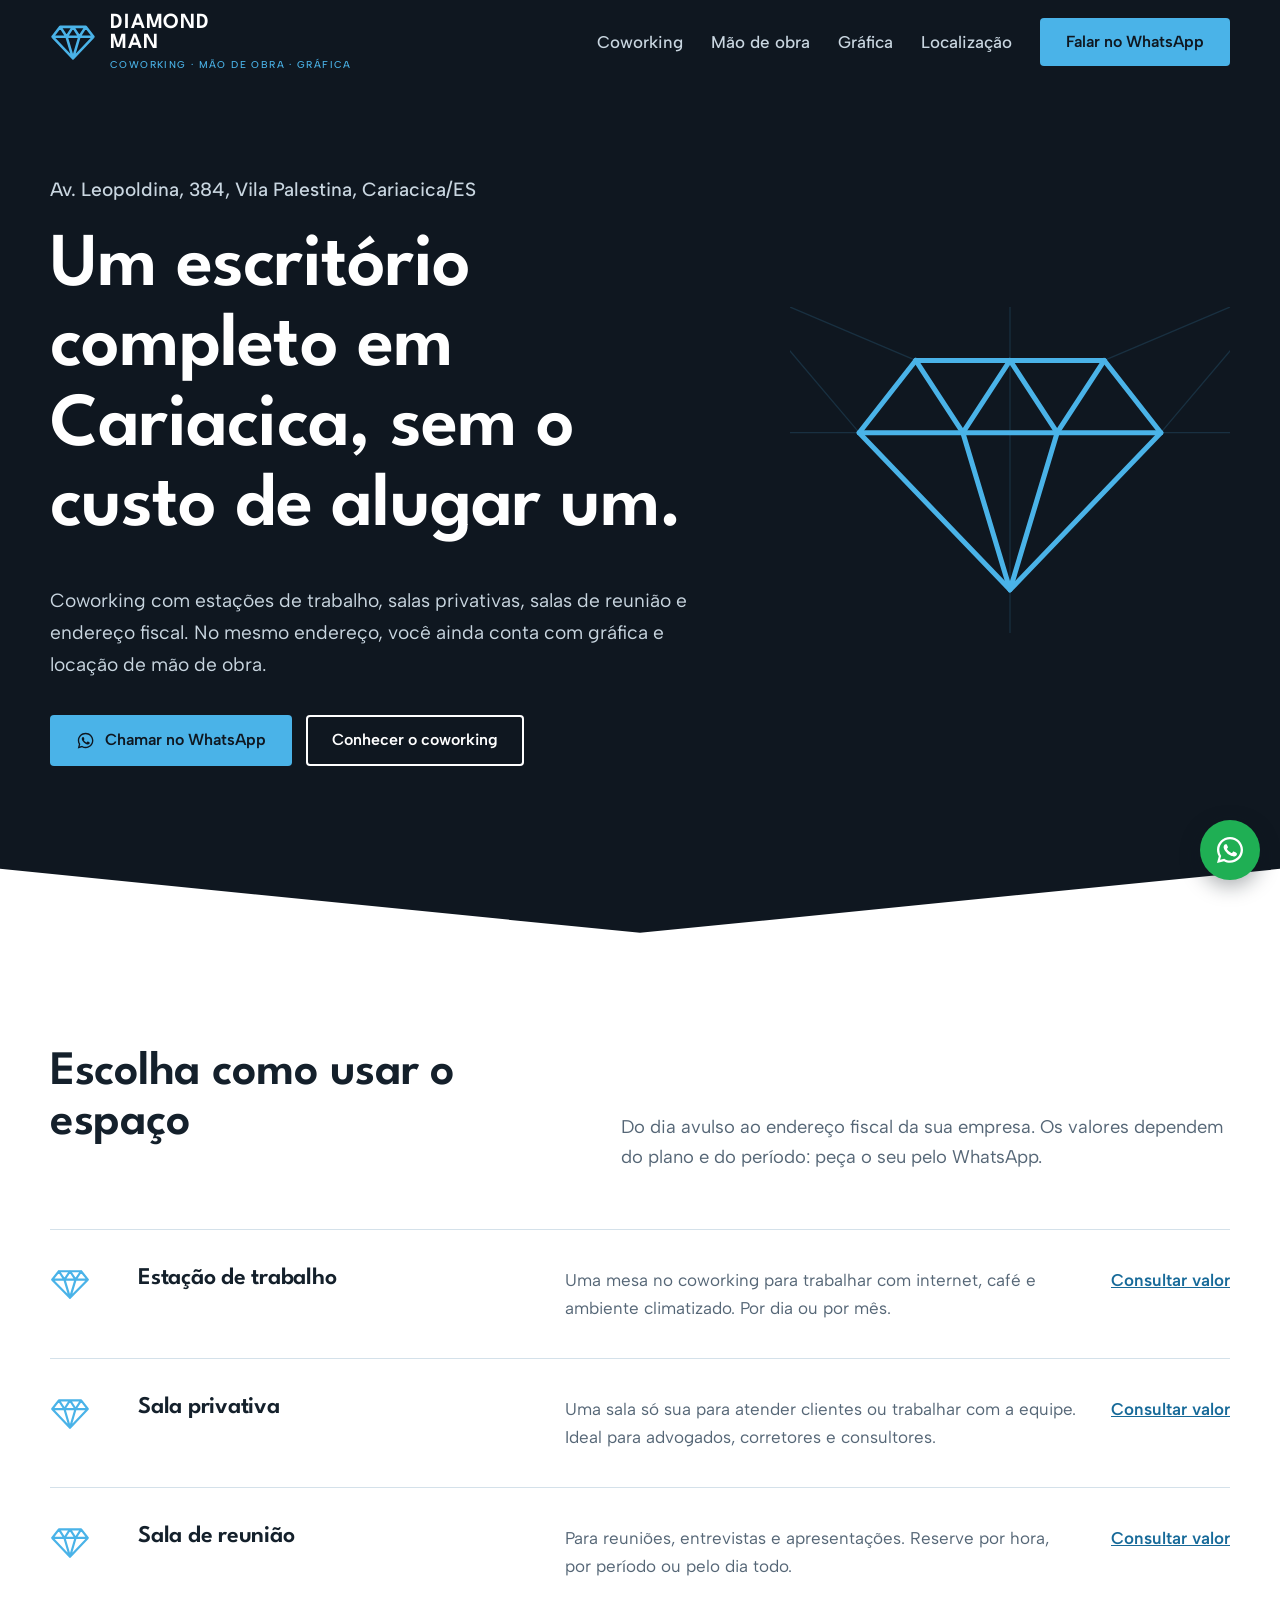
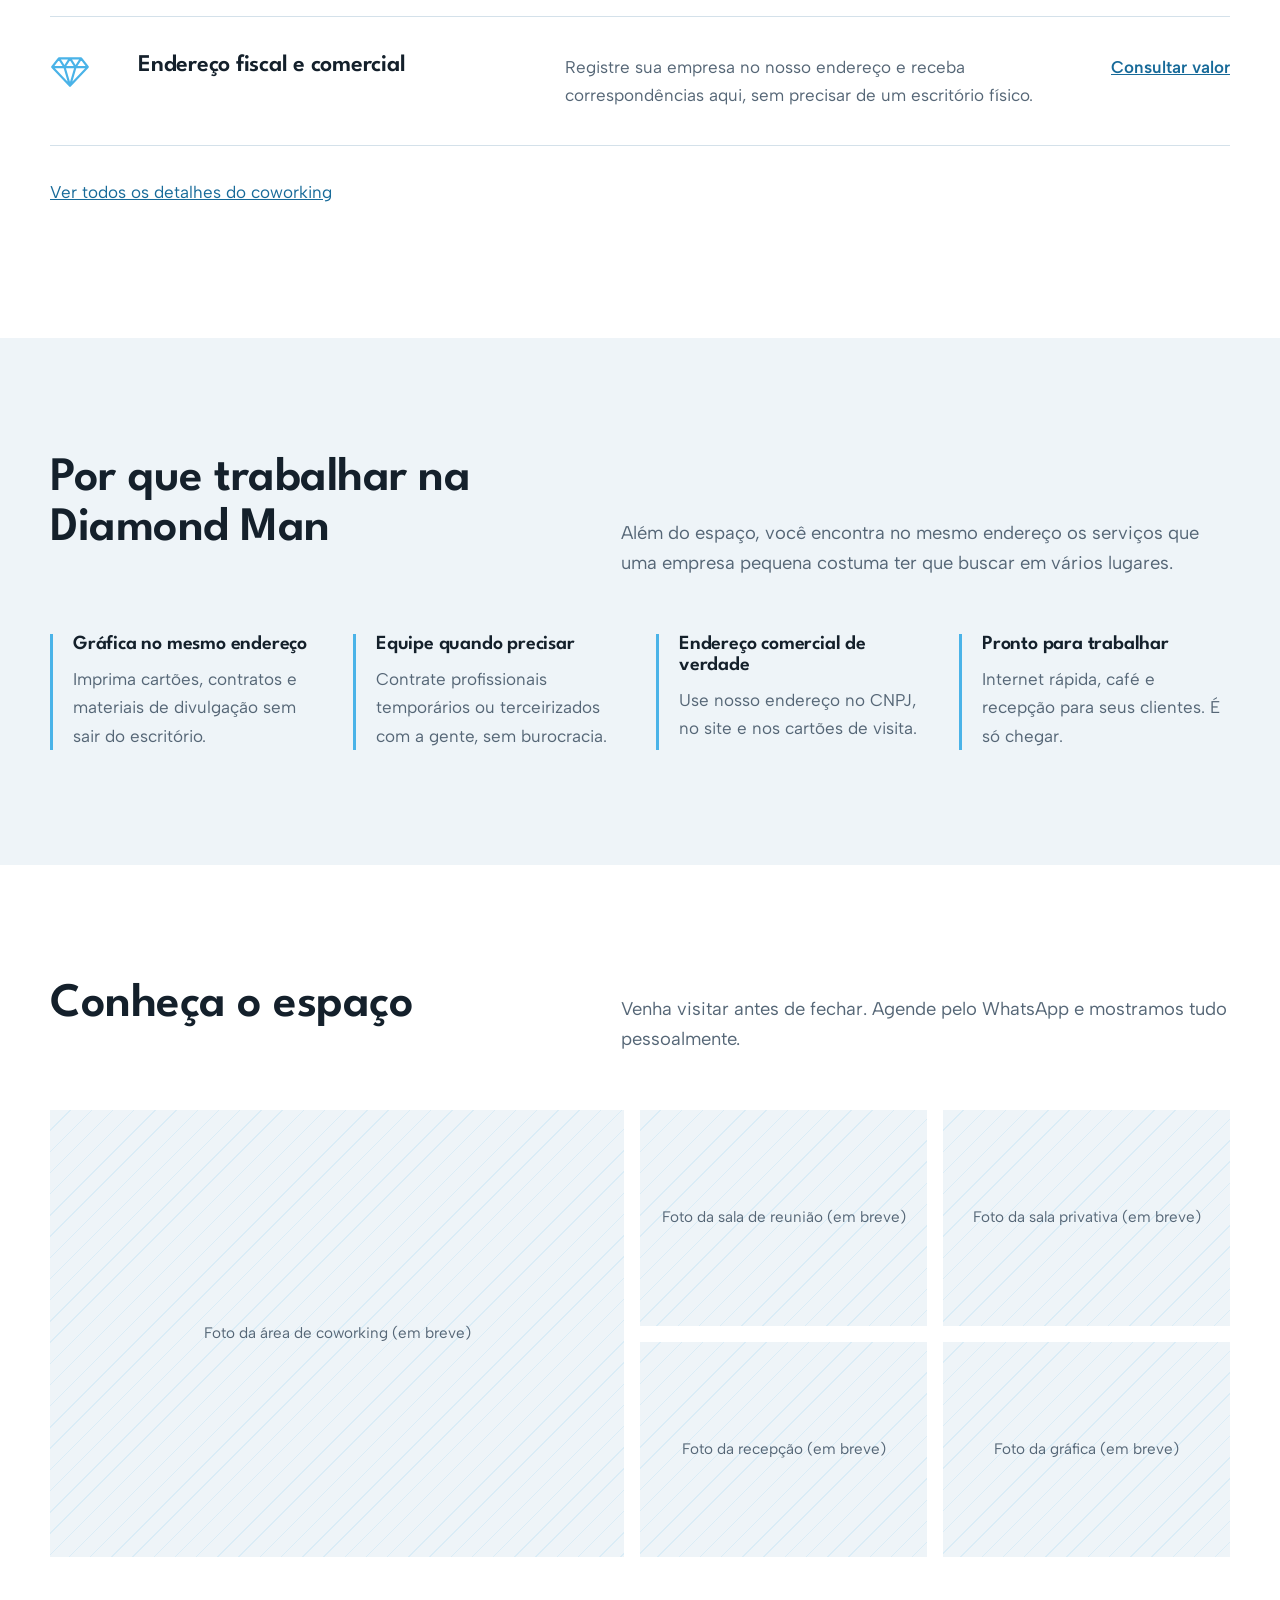
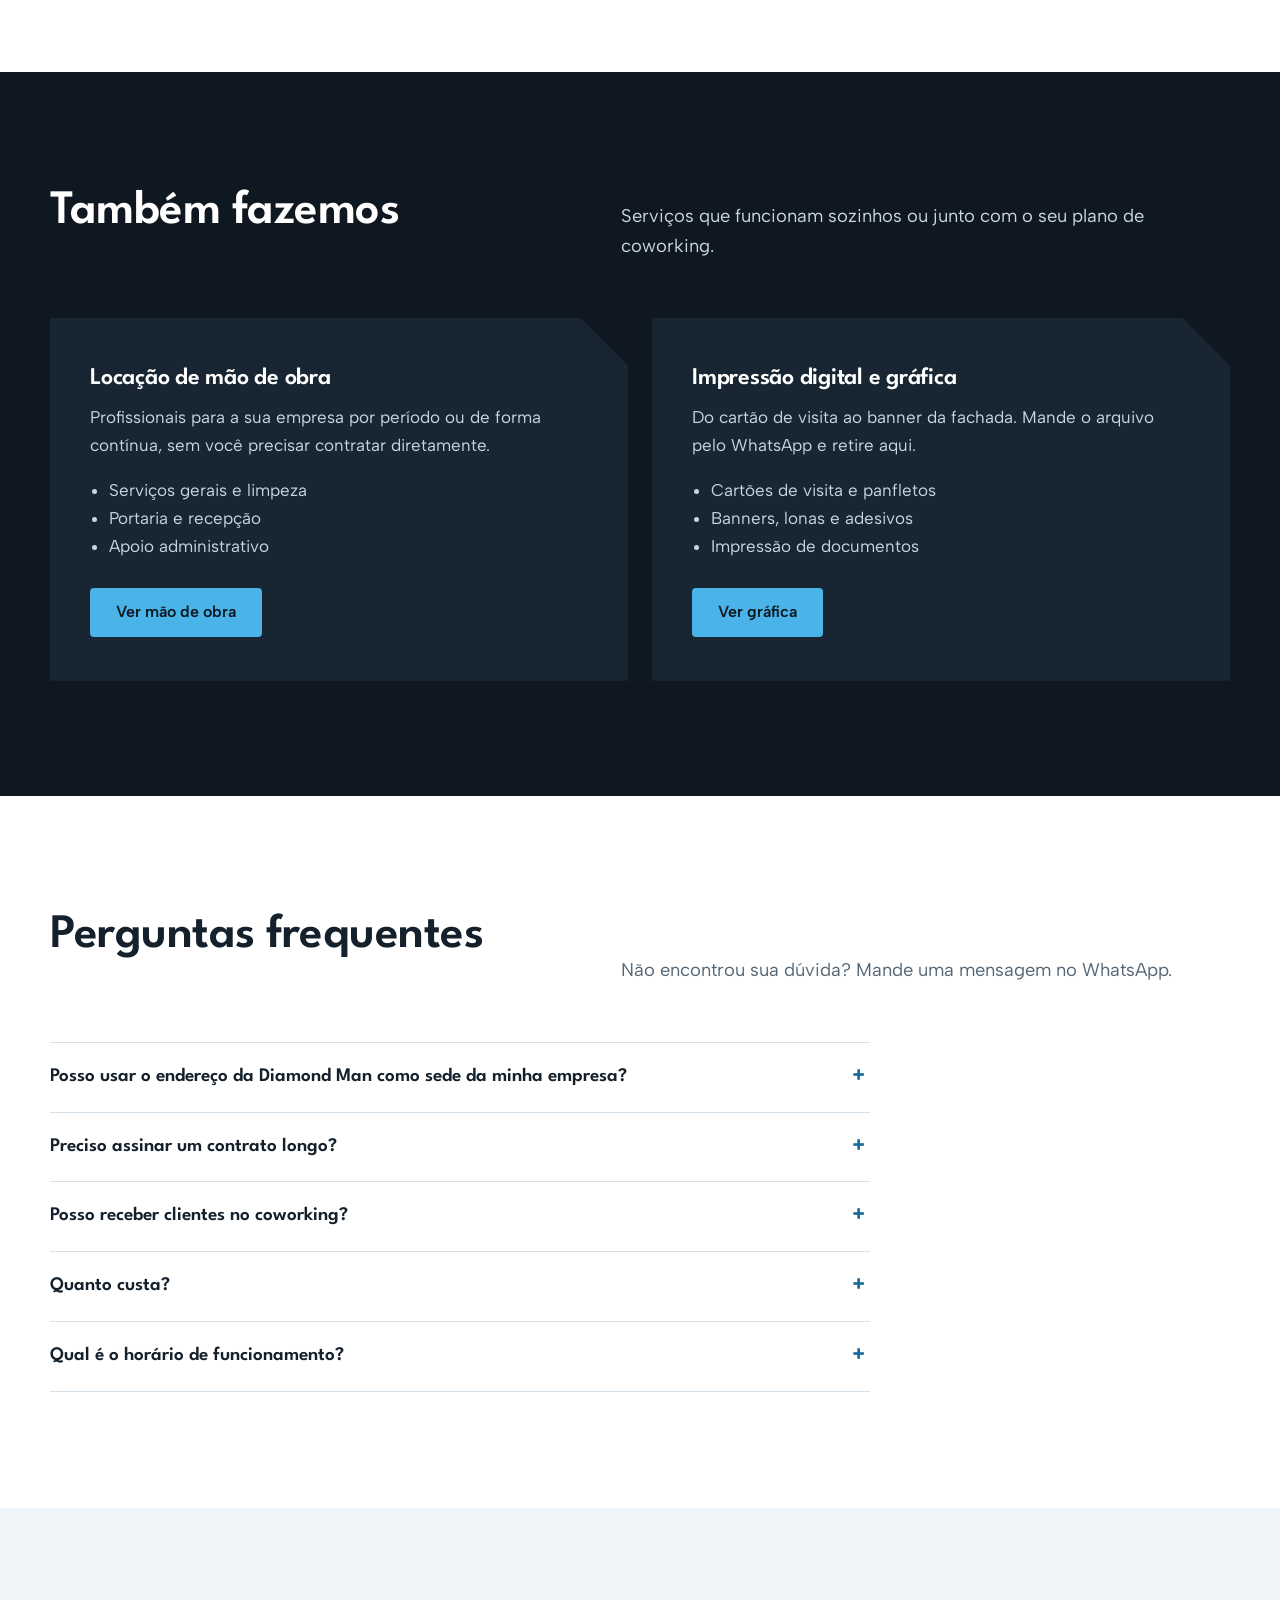
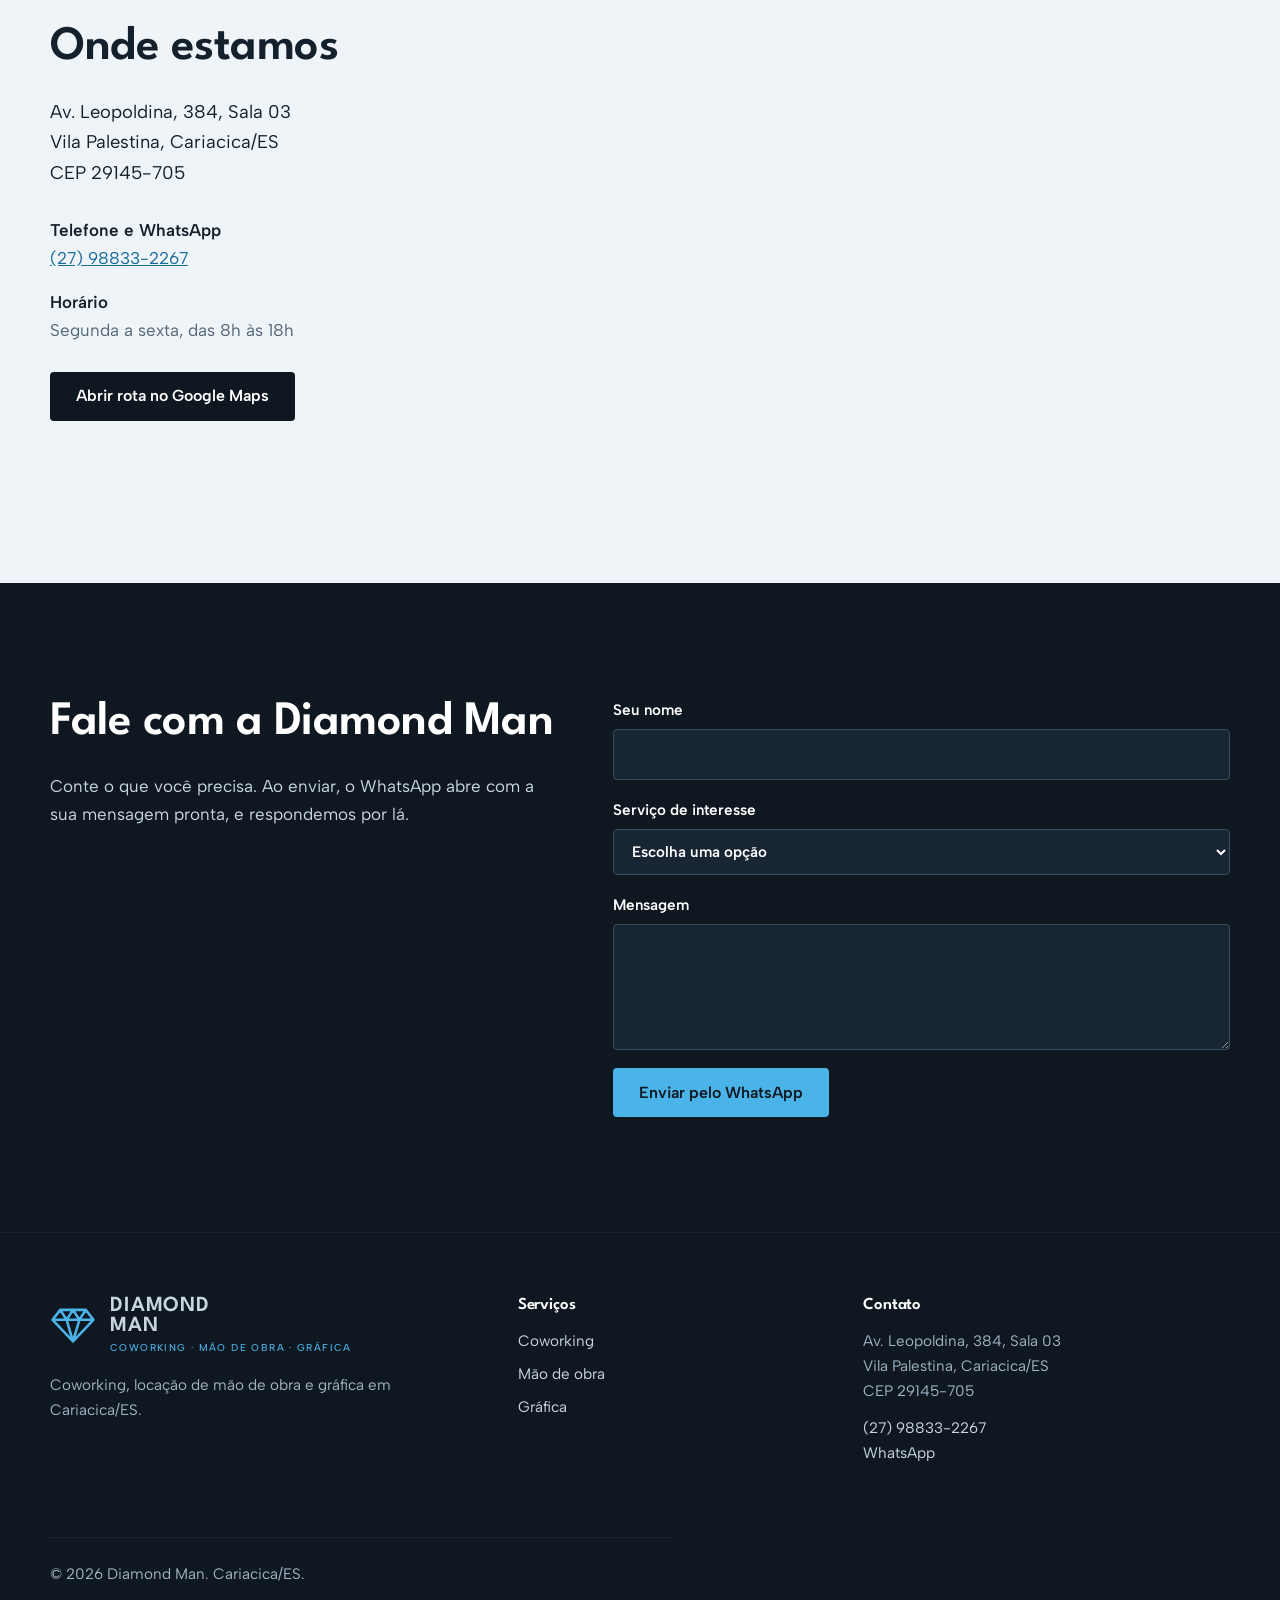
<file: index.html>
<!doctype html>
<html lang="pt-BR">
<head>
  <meta charset="utf-8">
  <meta name="viewport" content="width=device-width, initial-scale=1">
  <title>Diamond Man | Coworking em Cariacica/ES</title>
  <meta name="description" content="Coworking em Cariacica/ES: estações de trabalho, salas privativas, salas de reunião e endereço fiscal na Vila Palestina. Também gráfica e locação de mão de obra.">
  <link rel="icon" href="assets/logo.svg" type="image/svg+xml">
  <link rel="preconnect" href="https://fonts.googleapis.com">
  <link rel="preconnect" href="https://fonts.gstatic.com" crossorigin>
  <link href="https://fonts.googleapis.com/css2?family=Albert+Sans:wght@400;500;600&family=League+Spartan:wght@500;600&display=swap" rel="stylesheet">
  <link rel="stylesheet" href="assets/styles.css">
</head>
<body>

<header class="site-header">
  <div class="container">
    <a class="brand" href="index.html" aria-label="Diamond Man, página inicial">
      <img src="assets/logo.svg" alt="">
      <span class="brand-name">DIAMOND<br>MAN<small>COWORKING · MÃO DE OBRA · GRÁFICA</small></span>
    </a>
    <button class="nav-toggle" aria-expanded="false" aria-controls="menu">
      <span class="sr-only">Abrir menu</span>
      <svg viewBox="0 0 24 24" fill="none" stroke="currentColor" stroke-width="2" stroke-linecap="round"><path d="M4 7h16M4 12h16M4 17h16"/></svg>
    </button>
    <nav class="site-nav" id="menu" aria-label="Principal">
      <a href="coworking.html">Coworking</a>
      <a href="mao-de-obra.html">Mão de obra</a>
      <a href="grafica.html">Gráfica</a>
      <a href="#localizacao">Localização</a>
      <a class="btn btn--primary" href="https://wa.me/5527988332267?text=Ol%C3%A1!%20Vim%20pelo%20site%20da%20Diamond%20Man." target="_blank" rel="noopener">Falar no WhatsApp</a>
    </nav>
  </div>
</header>

<main>
  <section class="hero">
    <div class="container">
      <div>
        <p class="hero-local">Av. Leopoldina, 384, Vila Palestina, Cariacica/ES</p>
        <h1>Um escritório completo em Cariacica, sem o custo de alugar um.</h1>
        <p>Coworking com estações de trabalho, salas privativas, salas de reunião e endereço fiscal. No mesmo endereço, você ainda conta com gráfica e locação de mão de obra.</p>
        <div class="hero-acoes">
          <a class="btn btn--primary" href="https://wa.me/5527988332267?text=Ol%C3%A1!%20Quero%20conhecer%20o%20coworking%20da%20Diamond%20Man." target="_blank" rel="noopener">
            <svg viewBox="0 0 32 32" fill="currentColor" aria-hidden="true"><path d="M16 3C8.8 3 3 8.7 3 15.8c0 2.3.6 4.5 1.8 6.4L3 29l7-1.8c1.8 1 3.9 1.5 6 1.5 7.2 0 13-5.7 13-12.8S23.2 3 16 3zm0 23.4c-1.9 0-3.8-.5-5.4-1.5l-.4-.2-4.1 1.1 1.1-4-.3-.4a10.5 10.5 0 0 1-1.6-5.6C5.3 10 10.1 5.3 16 5.3S26.7 10 26.7 15.8 21.9 26.4 16 26.4zm5.9-7.9c-.3-.2-1.9-.9-2.2-1s-.5-.2-.7.2-.8 1-1 1.2-.4.2-.7.1a8.7 8.7 0 0 1-4.3-3.7c-.3-.6.3-.5.9-1.7.1-.2 0-.4 0-.5l-1-2.4c-.3-.6-.5-.5-.7-.5h-.6a1.2 1.2 0 0 0-.9.4 3.7 3.7 0 0 0-1.1 2.7 6.5 6.5 0 0 0 1.4 3.4 14.6 14.6 0 0 0 5.6 4.9c2.1.9 2.9 1 3.9.8.6-.1 1.9-.8 2.2-1.5s.3-1.3.2-1.5-.3-.2-.6-.4z"/></svg>
            Chamar no WhatsApp
          </a>
          <a class="btn btn--ghost" href="coworking.html">Conhecer o coworking</a>
        </div>
      </div>
      <svg class="hero-diamante" viewBox="-20 -12 140 104" aria-hidden="true">
        <g>
          <path class="grade" d="M-20 28H120M50 -12V92M2 28L-20 2M98 28L120 2M20 5L-20 -12M80 5L120 -12"/>
        </g>
        <g>
          <path class="traco" pathLength="1" d="M20 5H80L98 28L50 78L2 28Z"/>
          <path class="traco" pathLength="1" d="M2 28H98"/>
          <path class="traco" pathLength="1" d="M20 5L35 28L50 5L65 28L80 5"/>
          <path class="traco" pathLength="1" d="M35 28L50 78L65 28"/>
        </g>
      </svg>
    </div>
  </section>

  <section class="section" id="coworking">
    <div class="container">
      <div class="intro">
        <h2>Escolha como usar o espaço</h2>
        <p>Do dia avulso ao endereço fiscal da sua empresa. Os valores dependem do plano e do período: peça o seu pelo WhatsApp.</p>
      </div>
      <!-- PROVISÓRIO: confirmar com o cliente a lista e a descrição dos serviços -->
      <ul class="servicos provisorio">
        <li class="servico">
          <img src="assets/logo.svg" alt="">
          <h3>Estação de trabalho</h3>
          <p>Uma mesa no coworking para trabalhar com internet, café e ambiente climatizado. Por dia ou por mês.</p>
          <a class="link-wa" href="https://wa.me/5527988332267?text=Ol%C3%A1!%20Quero%20saber%20o%20valor%20da%20esta%C3%A7%C3%A3o%20de%20trabalho." target="_blank" rel="noopener">Consultar valor</a>
        </li>
        <li class="servico">
          <img src="assets/logo.svg" alt="">
          <h3>Sala privativa</h3>
          <p>Uma sala só sua para atender clientes ou trabalhar com a equipe. Ideal para advogados, corretores e consultores.</p>
          <a class="link-wa" href="https://wa.me/5527988332267?text=Ol%C3%A1!%20Quero%20saber%20o%20valor%20da%20sala%20privativa." target="_blank" rel="noopener">Consultar valor</a>
        </li>
        <li class="servico">
          <img src="assets/logo.svg" alt="">
          <h3>Sala de reunião</h3>
          <p>Para reuniões, entrevistas e apresentações. Reserve por hora, por período ou pelo dia todo.</p>
          <a class="link-wa" href="https://wa.me/5527988332267?text=Ol%C3%A1!%20Quero%20reservar%20a%20sala%20de%20reuni%C3%A3o." target="_blank" rel="noopener">Consultar valor</a>
        </li>
        <li class="servico">
          <img src="assets/logo.svg" alt="">
          <h3>Endereço fiscal e comercial</h3>
          <p>Registre sua empresa no nosso endereço e receba correspondências aqui, sem precisar de um escritório físico.</p>
          <a class="link-wa" href="https://wa.me/5527988332267?text=Ol%C3%A1!%20Quero%20saber%20sobre%20o%20endere%C3%A7o%20fiscal." target="_blank" rel="noopener">Consultar valor</a>
        </li>
      </ul>
      <p style="margin-top:32px"><a href="coworking.html">Ver todos os detalhes do coworking</a></p>
    </div>
  </section>

  <section class="section section--gelo">
    <div class="container">
      <div class="intro">
        <h2>Por que trabalhar na Diamond Man</h2>
        <p>Além do espaço, você encontra no mesmo endereço os serviços que uma empresa pequena costuma ter que buscar em vários lugares.</p>
      </div>
      <div class="diferenciais">
        <div class="diferencial">
          <h3>Gráfica no mesmo endereço</h3>
          <p>Imprima cartões, contratos e materiais de divulgação sem sair do escritório.</p>
        </div>
        <div class="diferencial">
          <h3>Equipe quando precisar</h3>
          <p>Contrate profissionais temporários ou terceirizados com a gente, sem burocracia.</p>
        </div>
        <div class="diferencial">
          <h3>Endereço comercial de verdade</h3>
          <p>Use nosso endereço no CNPJ, no site e nos cartões de visita.</p>
        </div>
        <!-- PROVISÓRIO: confirmar a estrutura incluída -->
        <div class="diferencial provisorio">
          <h3>Pronto para trabalhar</h3>
          <p>Internet rápida, café e recepção para seus clientes. É só chegar.</p>
        </div>
      </div>
    </div>
  </section>

  <section class="section">
    <div class="container">
      <div class="intro">
        <h2>Conheça o espaço</h2>
        <p>Venha visitar antes de fechar. Agende pelo WhatsApp e mostramos tudo pessoalmente.</p>
      </div>
      <!-- PROVISÓRIO: trocar cada figure pela foto real do espaço (img com alt) -->
      <div class="fotos provisorio">
        <figure class="foto">Foto da área de coworking (em breve)</figure>
        <figure class="foto">Foto da sala de reunião (em breve)</figure>
        <figure class="foto">Foto da sala privativa (em breve)</figure>
        <figure class="foto">Foto da recepção (em breve)</figure>
        <figure class="foto">Foto da gráfica (em breve)</figure>
      </div>
    </div>
  </section>

  <section class="section section--escura">
    <div class="container">
      <div class="intro">
        <h2>Também fazemos</h2>
        <p>Serviços que funcionam sozinhos ou junto com o seu plano de coworking.</p>
      </div>
      <div class="paineis">
        <article class="painel">
          <h3>Locação de mão de obra</h3>
          <p>Profissionais para a sua empresa por período ou de forma contínua, sem você precisar contratar diretamente.</p>
          <!-- PROVISÓRIO: confirmar as funções oferecidas -->
          <ul class="provisorio">
            <li>Serviços gerais e limpeza</li>
            <li>Portaria e recepção</li>
            <li>Apoio administrativo</li>
          </ul>
          <a class="btn btn--primary" href="mao-de-obra.html">Ver mão de obra</a>
        </article>
        <article class="painel">
          <h3>Impressão digital e gráfica</h3>
          <p>Do cartão de visita ao banner da fachada. Mande o arquivo pelo WhatsApp e retire aqui.</p>
          <!-- PROVISÓRIO: confirmar os produtos -->
          <ul class="provisorio">
            <li>Cartões de visita e panfletos</li>
            <li>Banners, lonas e adesivos</li>
            <li>Impressão de documentos</li>
          </ul>
          <a class="btn btn--primary" href="grafica.html">Ver gráfica</a>
        </article>
      </div>
    </div>
  </section>

  <section class="section">
    <div class="container">
      <div class="intro">
        <h2>Perguntas frequentes</h2>
        <p>Não encontrou sua dúvida? Mande uma mensagem no WhatsApp.</p>
      </div>
      <!-- PROVISÓRIO: respostas a confirmar com o cliente -->
      <div class="faq provisorio">
        <details>
          <summary>Posso usar o endereço da Diamond Man como sede da minha empresa?</summary>
          <p>Sim. Com o plano de endereço fiscal e comercial, você registra a empresa no nosso endereço e recebe suas correspondências aqui.</p>
        </details>
        <details>
          <summary>Preciso assinar um contrato longo?</summary>
          <p>Não. Há opções por hora (salas de reunião), por dia e mensais. Fale com a gente para encontrar a que serve para você.</p>
        </details>
        <details>
          <summary>Posso receber clientes no coworking?</summary>
          <p>Sim. Reserve uma sala de reunião ou uma sala privativa para atender com privacidade.</p>
        </details>
        <details>
          <summary>Quanto custa?</summary>
          <p>Os valores dependem do serviço e do período. Mande uma mensagem no WhatsApp e respondemos com o orçamento.</p>
        </details>
        <details>
          <summary>Qual é o horário de funcionamento?</summary>
          <p>Segunda a sexta, das 8h às 18h. Confirme pelo WhatsApp antes da sua visita.</p>
        </details>
      </div>
    </div>
  </section>

  <section class="section section--gelo" id="localizacao">
    <div class="container local">
      <div>
        <h2>Onde estamos</h2>
        <address>Av. Leopoldina, 384, Sala 03<br>Vila Palestina, Cariacica/ES<br>CEP 29145-705</address>
        <dl>
          <dt>Telefone e WhatsApp</dt>
          <dd><a href="tel:+5527988332267">(27) 98833-2267</a></dd>
          <dt>Horário</dt>
          <dd class="provisorio"><!-- PROVISÓRIO -->Segunda a sexta, das 8h às 18h</dd>
        </dl>
        <a class="btn btn--dark" href="https://www.google.com/maps/dir/?api=1&amp;destination=Av.%20Leopoldina%2C%20384%2C%20Vila%20Palestina%2C%20Cariacica%20-%20ES%2C%2029145-705" target="_blank" rel="noopener">Abrir rota no Google Maps</a>
      </div>
      <iframe title="Mapa: Av. Leopoldina, 384, Cariacica/ES" loading="lazy" referrerpolicy="no-referrer-when-downgrade"
        src="https://www.google.com/maps?q=Av.%20Leopoldina%2C%20384%2C%20Vila%20Palestina%2C%20Cariacica%20-%20ES%2C%2029145-705&amp;output=embed"></iframe>
    </div>
  </section>

  <section class="section section--escura" id="contato">
    <div class="container contato">
      <div>
        <h2>Fale com a Diamond Man</h2>
        <p>Conte o que você precisa. Ao enviar, o WhatsApp abre com a sua mensagem pronta, e respondemos por lá.</p>
      </div>
      <form class="form" data-wa="5527988332267">
        <label>Seu nome
          <input name="nome" required autocomplete="name">
        </label>
        <label>Serviço de interesse
          <select name="servico" required>
            <option value="">Escolha uma opção</option>
            <option>Estação de trabalho</option>
            <option>Sala privativa</option>
            <option>Sala de reunião</option>
            <option>Endereço fiscal e comercial</option>
            <option>Locação de mão de obra</option>
            <option>Gráfica</option>
            <option>Outro assunto</option>
          </select>
        </label>
        <label>Mensagem
          <textarea name="mensagem" rows="4" required></textarea>
        </label>
        <button class="btn btn--primary" type="submit">Enviar pelo WhatsApp</button>
      </form>
    </div>
  </section>
</main>

<footer class="site-footer">
  <div class="container">
    <div>
      <a class="brand" href="index.html" aria-label="Diamond Man, página inicial">
        <img src="assets/logo.svg" alt="">
        <span class="brand-name">DIAMOND<br>MAN<small>COWORKING · MÃO DE OBRA · GRÁFICA</small></span>
      </a>
      <p style="margin-top:20px">Coworking, locação de mão de obra e gráfica em Cariacica/ES.</p>
    </div>
    <div>
      <h3>Serviços</h3>
      <ul>
        <li><a href="coworking.html">Coworking</a></li>
        <li><a href="mao-de-obra.html">Mão de obra</a></li>
        <li><a href="grafica.html">Gráfica</a></li>
      </ul>
    </div>
    <div>
      <h3>Contato</h3>
      <address>Av. Leopoldina, 384, Sala 03<br>Vila Palestina, Cariacica/ES<br>CEP 29145-705</address>
      <p style="margin-top:12px"><a href="tel:+5527988332267">(27) 98833-2267</a><br>
      <a href="https://wa.me/5527988332267" target="_blank" rel="noopener">WhatsApp</a></p>
    </div>
    <p class="rodape-fim">© 2026 Diamond Man. Cariacica/ES.</p>
  </div>
</footer>

<a class="wa-float" href="https://wa.me/5527988332267?text=Ol%C3%A1!%20Vim%20pelo%20site%20da%20Diamond%20Man." target="_blank" rel="noopener" aria-label="Falar no WhatsApp">
  <svg viewBox="0 0 32 32" aria-hidden="true"><path d="M16 3C8.8 3 3 8.7 3 15.8c0 2.3.6 4.5 1.8 6.4L3 29l7-1.8c1.8 1 3.9 1.5 6 1.5 7.2 0 13-5.7 13-12.8S23.2 3 16 3zm0 23.4c-1.9 0-3.8-.5-5.4-1.5l-.4-.2-4.1 1.1 1.1-4-.3-.4a10.5 10.5 0 0 1-1.6-5.6C5.3 10 10.1 5.3 16 5.3S26.7 10 26.7 15.8 21.9 26.4 16 26.4zm5.9-7.9c-.3-.2-1.9-.9-2.2-1s-.5-.2-.7.2-.8 1-1 1.2-.4.2-.7.1a8.7 8.7 0 0 1-4.3-3.7c-.3-.6.3-.5.9-1.7.1-.2 0-.4 0-.5l-1-2.4c-.3-.6-.5-.5-.7-.5h-.6a1.2 1.2 0 0 0-.9.4 3.7 3.7 0 0 0-1.1 2.7 6.5 6.5 0 0 0 1.4 3.4 14.6 14.6 0 0 0 5.6 4.9c2.1.9 2.9 1 3.9.8.6-.1 1.9-.8 2.2-1.5s.3-1.3.2-1.5-.3-.2-.6-.4z"/></svg>
</a>

<script src="assets/main.js"></script>
</body>
</html>
</file>
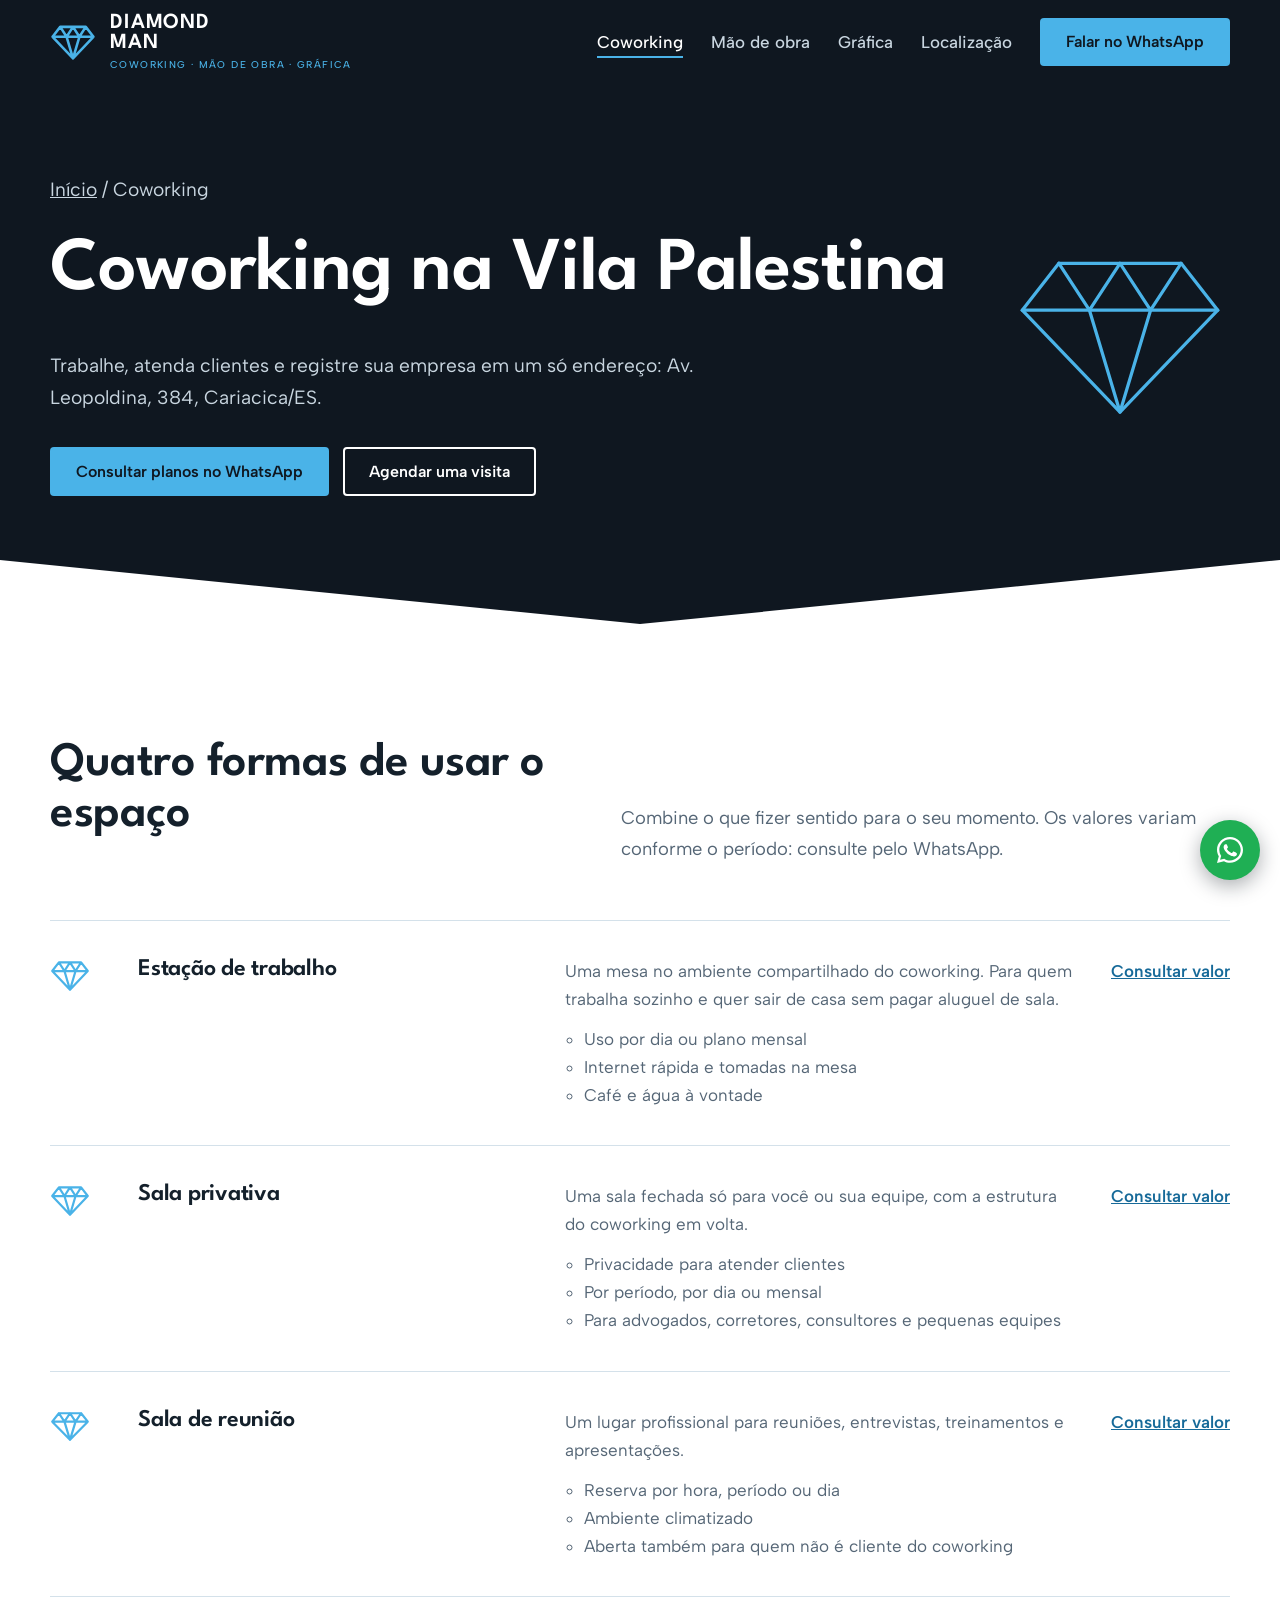
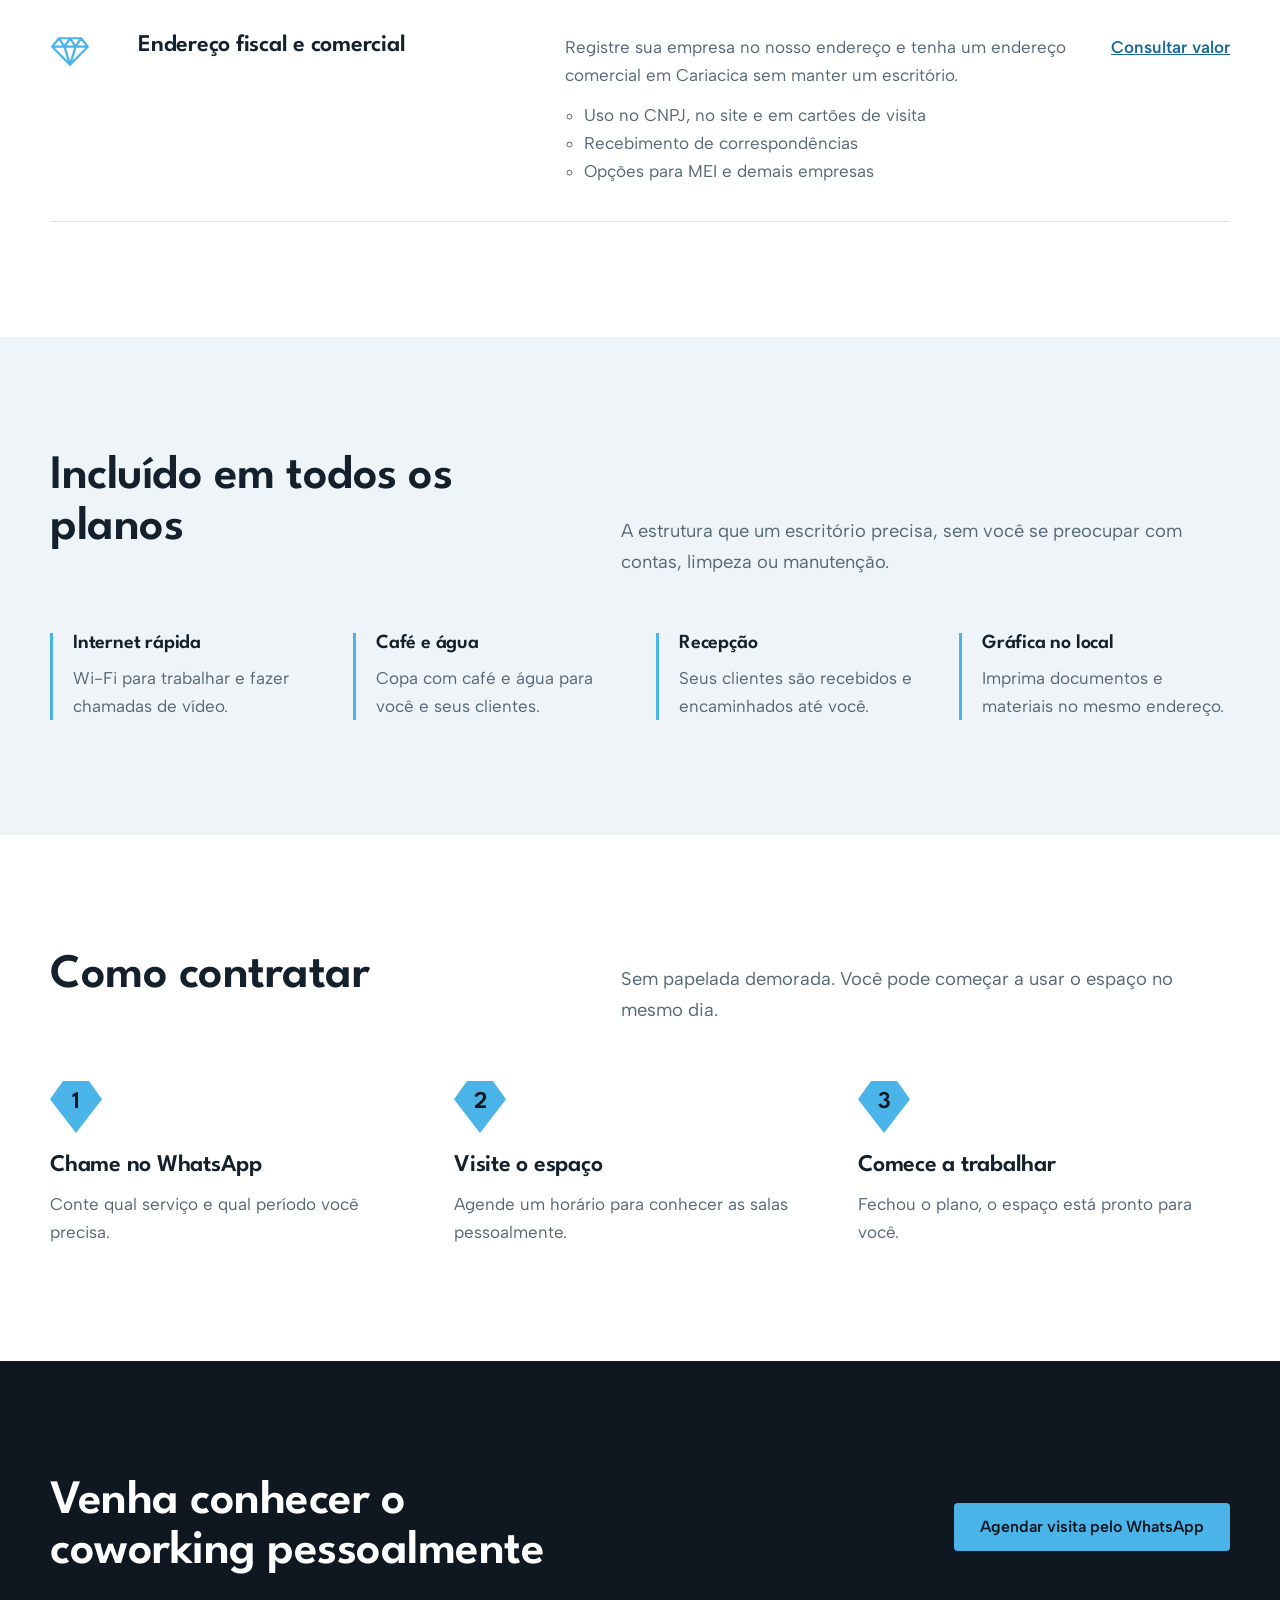
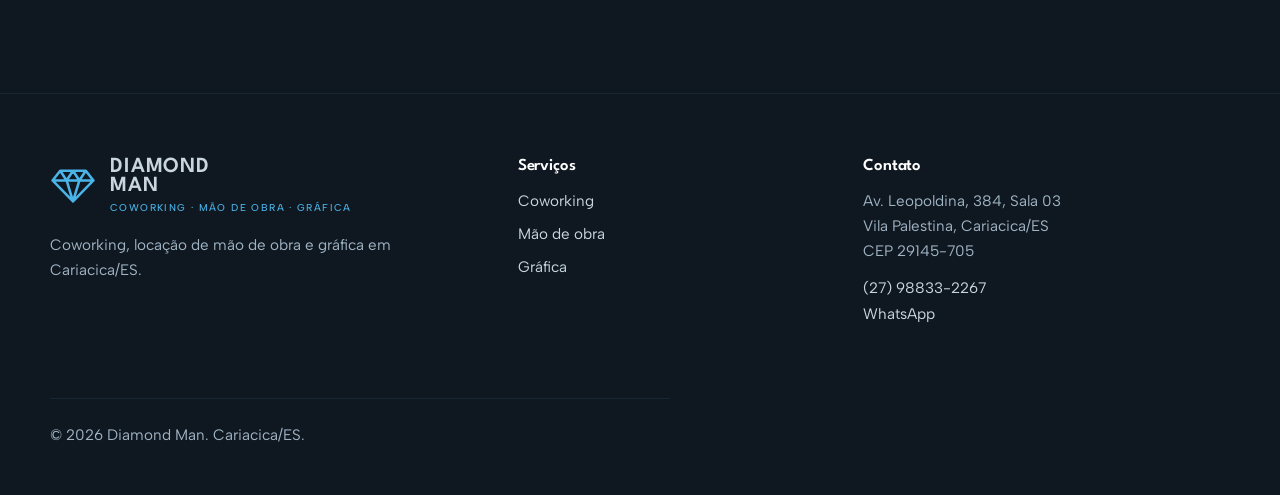
<file: coworking.html>
<!doctype html>
<html lang="pt-BR">
<head>
  <meta charset="utf-8">
  <meta name="viewport" content="width=device-width, initial-scale=1">
  <title>Coworking em Cariacica/ES | Diamond Man</title>
  <meta name="description" content="Estação de trabalho, sala privativa, sala de reunião e endereço fiscal e comercial na Av. Leopoldina, Vila Palestina, Cariacica/ES.">
  <link rel="icon" href="assets/logo.svg" type="image/svg+xml">
  <link rel="preconnect" href="https://fonts.googleapis.com">
  <link rel="preconnect" href="https://fonts.gstatic.com" crossorigin>
  <link href="https://fonts.googleapis.com/css2?family=Albert+Sans:wght@400;500;600&family=League+Spartan:wght@500;600&display=swap" rel="stylesheet">
  <link rel="stylesheet" href="assets/styles.css">
</head>
<body>

<header class="site-header">
  <div class="container">
    <a class="brand" href="index.html" aria-label="Diamond Man, página inicial">
      <img src="assets/logo.svg" alt="">
      <span class="brand-name">DIAMOND<br>MAN<small>COWORKING · MÃO DE OBRA · GRÁFICA</small></span>
    </a>
    <button class="nav-toggle" aria-expanded="false" aria-controls="menu">
      <span class="sr-only">Abrir menu</span>
      <svg viewBox="0 0 24 24" fill="none" stroke="currentColor" stroke-width="2" stroke-linecap="round"><path d="M4 7h16M4 12h16M4 17h16"/></svg>
    </button>
    <nav class="site-nav" id="menu" aria-label="Principal">
      <a href="coworking.html" aria-current="page">Coworking</a>
      <a href="mao-de-obra.html">Mão de obra</a>
      <a href="grafica.html">Gráfica</a>
      <a href="index.html#localizacao">Localização</a>
      <a class="btn btn--primary" href="https://wa.me/5527988332267?text=Ol%C3%A1!%20Vim%20pelo%20site%20da%20Diamond%20Man." target="_blank" rel="noopener">Falar no WhatsApp</a>
    </nav>
  </div>
</header>

<main>
  <section class="hero hero--pagina">
    <div class="container">
      <div>
        <p class="migalha"><a href="index.html">Início</a> / Coworking</p>
        <h1>Coworking na Vila Palestina</h1>
        <p>Trabalhe, atenda clientes e registre sua empresa em um só endereço: Av. Leopoldina, 384, Cariacica/ES.</p>
        <div class="hero-acoes">
          <a class="btn btn--primary" href="https://wa.me/5527988332267?text=Ol%C3%A1!%20Quero%20saber%20mais%20sobre%20o%20coworking." target="_blank" rel="noopener">Consultar planos no WhatsApp</a>
          <a class="btn btn--ghost" href="https://wa.me/5527988332267?text=Ol%C3%A1!%20Quero%20agendar%20uma%20visita%20ao%20coworking." target="_blank" rel="noopener">Agendar uma visita</a>
        </div>
      </div>
      <svg class="hero-diamante" viewBox="-4 -4 108 88" aria-hidden="true">
        <g>
          <path class="traco" pathLength="1" d="M20 5H80L98 28L50 78L2 28Z"/>
          <path class="traco" pathLength="1" d="M2 28H98"/>
          <path class="traco" pathLength="1" d="M20 5L35 28L50 5L65 28L80 5"/>
          <path class="traco" pathLength="1" d="M35 28L50 78L65 28"/>
        </g>
      </svg>
    </div>
  </section>

  <section class="section">
    <div class="container">
      <div class="intro">
        <h2>Quatro formas de usar o espaço</h2>
        <p>Combine o que fizer sentido para o seu momento. Os valores variam conforme o período: consulte pelo WhatsApp.</p>
      </div>
      <!-- PROVISÓRIO: confirmar com o cliente o que cada serviço inclui -->
      <ul class="servicos provisorio">
        <li class="servico">
          <img src="assets/logo.svg" alt="">
          <h3>Estação de trabalho</h3>
          <div>
            <p>Uma mesa no ambiente compartilhado do coworking. Para quem trabalha sozinho e quer sair de casa sem pagar aluguel de sala.</p>
            <ul>
              <li>Uso por dia ou plano mensal</li>
              <li>Internet rápida e tomadas na mesa</li>
              <li>Café e água à vontade</li>
            </ul>
          </div>
          <a class="link-wa" href="https://wa.me/5527988332267?text=Ol%C3%A1!%20Quero%20saber%20o%20valor%20da%20esta%C3%A7%C3%A3o%20de%20trabalho." target="_blank" rel="noopener">Consultar valor</a>
        </li>
        <li class="servico">
          <img src="assets/logo.svg" alt="">
          <h3>Sala privativa</h3>
          <div>
            <p>Uma sala fechada só para você ou sua equipe, com a estrutura do coworking em volta.</p>
            <ul>
              <li>Privacidade para atender clientes</li>
              <li>Por período, por dia ou mensal</li>
              <li>Para advogados, corretores, consultores e pequenas equipes</li>
            </ul>
          </div>
          <a class="link-wa" href="https://wa.me/5527988332267?text=Ol%C3%A1!%20Quero%20saber%20o%20valor%20da%20sala%20privativa." target="_blank" rel="noopener">Consultar valor</a>
        </li>
        <li class="servico">
          <img src="assets/logo.svg" alt="">
          <h3>Sala de reunião</h3>
          <div>
            <p>Um lugar profissional para reuniões, entrevistas, treinamentos e apresentações.</p>
            <ul>
              <li>Reserva por hora, período ou dia</li>
              <li>Ambiente climatizado</li>
              <li>Aberta também para quem não é cliente do coworking</li>
            </ul>
          </div>
          <a class="link-wa" href="https://wa.me/5527988332267?text=Ol%C3%A1!%20Quero%20reservar%20a%20sala%20de%20reuni%C3%A3o." target="_blank" rel="noopener">Consultar valor</a>
        </li>
        <li class="servico">
          <img src="assets/logo.svg" alt="">
          <h3>Endereço fiscal e comercial</h3>
          <div>
            <p>Registre sua empresa no nosso endereço e tenha um endereço comercial em Cariacica sem manter um escritório.</p>
            <ul>
              <li>Uso no CNPJ, no site e em cartões de visita</li>
              <li>Recebimento de correspondências</li>
              <li>Opções para MEI e demais empresas</li>
            </ul>
          </div>
          <a class="link-wa" href="https://wa.me/5527988332267?text=Ol%C3%A1!%20Quero%20saber%20sobre%20o%20endere%C3%A7o%20fiscal." target="_blank" rel="noopener">Consultar valor</a>
        </li>
      </ul>
    </div>
  </section>

  <section class="section section--gelo">
    <div class="container">
      <div class="intro">
        <h2>Incluído em todos os planos</h2>
        <p>A estrutura que um escritório precisa, sem você se preocupar com contas, limpeza ou manutenção.</p>
      </div>
      <!-- PROVISÓRIO: confirmar a estrutura incluída -->
      <div class="diferenciais provisorio">
        <div class="diferencial"><h3>Internet rápida</h3><p>Wi-Fi para trabalhar e fazer chamadas de vídeo.</p></div>
        <div class="diferencial"><h3>Café e água</h3><p>Copa com café e água para você e seus clientes.</p></div>
        <div class="diferencial"><h3>Recepção</h3><p>Seus clientes são recebidos e encaminhados até você.</p></div>
        <div class="diferencial"><h3>Gráfica no local</h3><p>Imprima documentos e materiais no mesmo endereço.</p></div>
      </div>
    </div>
  </section>

  <section class="section">
    <div class="container">
      <div class="intro">
        <h2>Como contratar</h2>
        <p>Sem papelada demorada. Você pode começar a usar o espaço no mesmo dia.</p>
      </div>
      <ol class="passos">
        <li><h3>Chame no WhatsApp</h3><p>Conte qual serviço e qual período você precisa.</p></li>
        <li><h3>Visite o espaço</h3><p>Agende um horário para conhecer as salas pessoalmente.</p></li>
        <li><h3>Comece a trabalhar</h3><p>Fechou o plano, o espaço está pronto para você.</p></li>
      </ol>
    </div>
  </section>

  <section class="section section--escura">
    <div class="container cta">
      <h2>Venha conhecer o coworking pessoalmente</h2>
      <a class="btn btn--primary" href="https://wa.me/5527988332267?text=Ol%C3%A1!%20Quero%20agendar%20uma%20visita%20ao%20coworking." target="_blank" rel="noopener">Agendar visita pelo WhatsApp</a>
    </div>
  </section>
</main>

<footer class="site-footer">
  <div class="container">
    <div>
      <a class="brand" href="index.html" aria-label="Diamond Man, página inicial">
        <img src="assets/logo.svg" alt="">
        <span class="brand-name">DIAMOND<br>MAN<small>COWORKING · MÃO DE OBRA · GRÁFICA</small></span>
      </a>
      <p style="margin-top:20px">Coworking, locação de mão de obra e gráfica em Cariacica/ES.</p>
    </div>
    <div>
      <h3>Serviços</h3>
      <ul>
        <li><a href="coworking.html">Coworking</a></li>
        <li><a href="mao-de-obra.html">Mão de obra</a></li>
        <li><a href="grafica.html">Gráfica</a></li>
      </ul>
    </div>
    <div>
      <h3>Contato</h3>
      <address>Av. Leopoldina, 384, Sala 03<br>Vila Palestina, Cariacica/ES<br>CEP 29145-705</address>
      <p style="margin-top:12px"><a href="tel:+5527988332267">(27) 98833-2267</a><br>
      <a href="https://wa.me/5527988332267" target="_blank" rel="noopener">WhatsApp</a></p>
    </div>
    <p class="rodape-fim">© 2026 Diamond Man. Cariacica/ES.</p>
  </div>
</footer>

<a class="wa-float" href="https://wa.me/5527988332267?text=Ol%C3%A1!%20Quero%20saber%20mais%20sobre%20o%20coworking." target="_blank" rel="noopener" aria-label="Falar no WhatsApp">
  <svg viewBox="0 0 32 32" aria-hidden="true"><path d="M16 3C8.8 3 3 8.7 3 15.8c0 2.3.6 4.5 1.8 6.4L3 29l7-1.8c1.8 1 3.9 1.5 6 1.5 7.2 0 13-5.7 13-12.8S23.2 3 16 3zm0 23.4c-1.9 0-3.8-.5-5.4-1.5l-.4-.2-4.1 1.1 1.1-4-.3-.4a10.5 10.5 0 0 1-1.6-5.6C5.3 10 10.1 5.3 16 5.3S26.7 10 26.7 15.8 21.9 26.4 16 26.4zm5.9-7.9c-.3-.2-1.9-.9-2.2-1s-.5-.2-.7.2-.8 1-1 1.2-.4.2-.7.1a8.7 8.7 0 0 1-4.3-3.7c-.3-.6.3-.5.9-1.7.1-.2 0-.4 0-.5l-1-2.4c-.3-.6-.5-.5-.7-.5h-.6a1.2 1.2 0 0 0-.9.4 3.7 3.7 0 0 0-1.1 2.7 6.5 6.5 0 0 0 1.4 3.4 14.6 14.6 0 0 0 5.6 4.9c2.1.9 2.9 1 3.9.8.6-.1 1.9-.8 2.2-1.5s.3-1.3.2-1.5-.3-.2-.6-.4z"/></svg>
</a>

<script src="assets/main.js"></script>
</body>
</html>
</file>
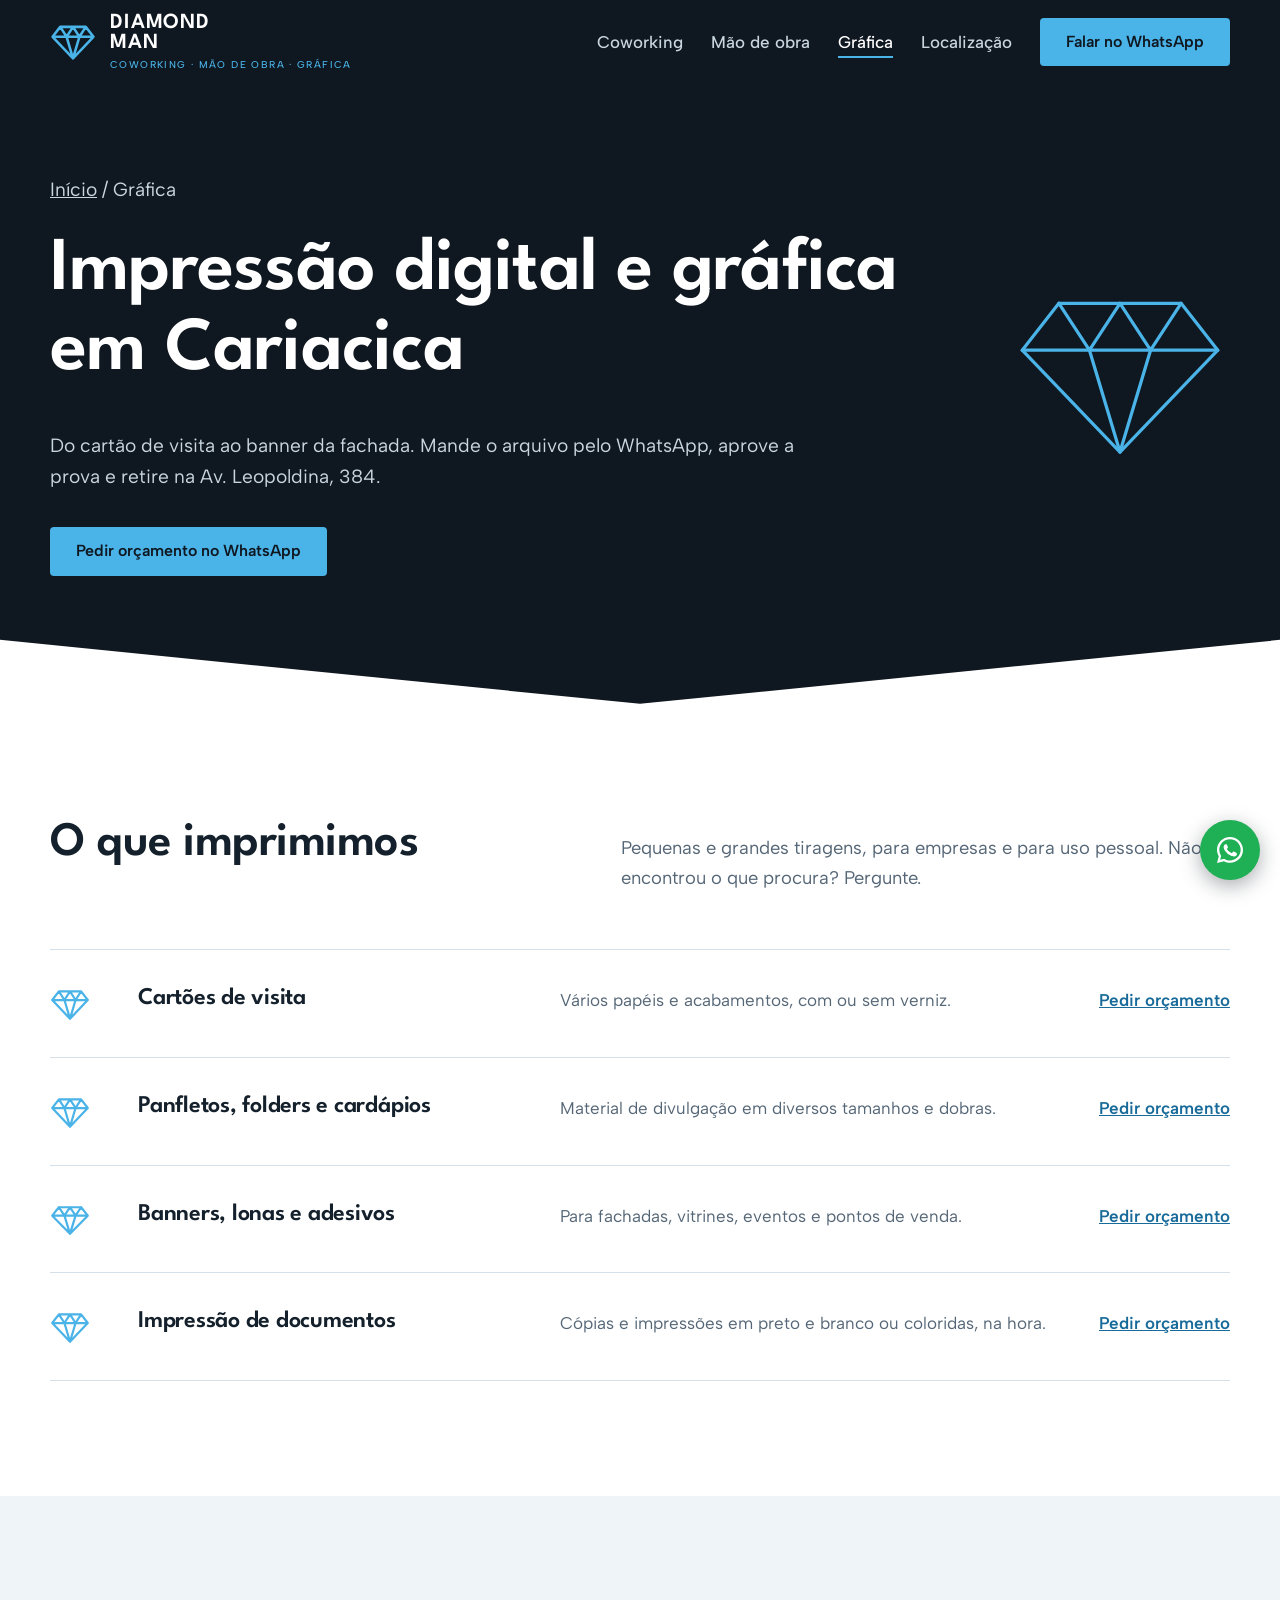
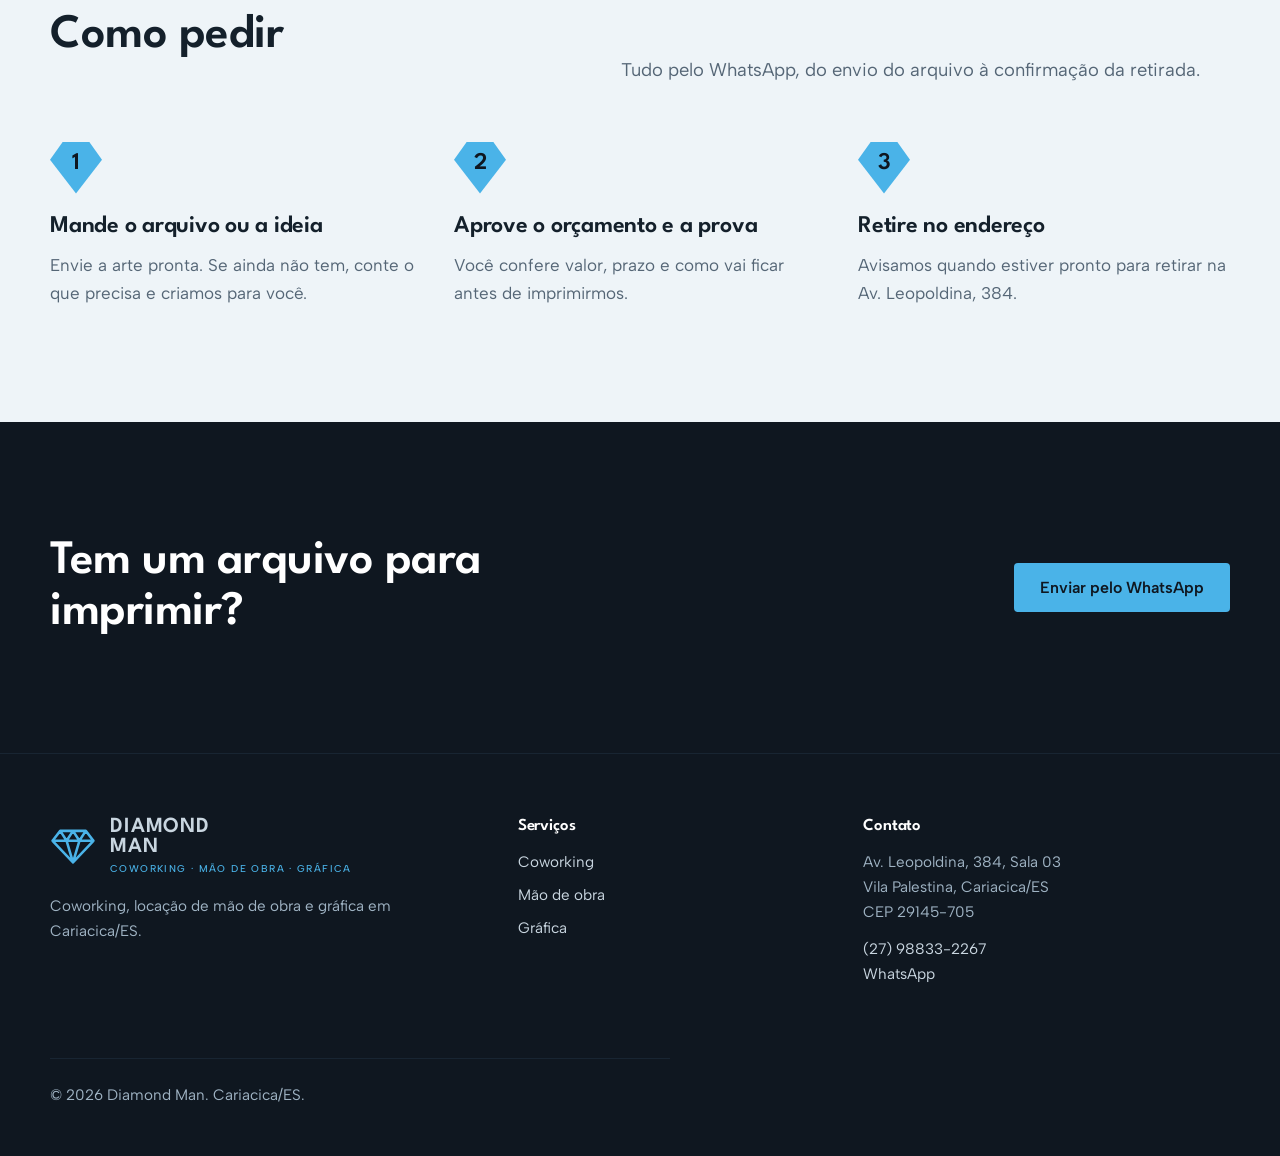
<file: grafica.html>
<!doctype html>
<html lang="pt-BR">
<head>
  <meta charset="utf-8">
  <meta name="viewport" content="width=device-width, initial-scale=1">
  <title>Gráfica e impressão digital em Cariacica/ES | Diamond Man</title>
  <meta name="description" content="Gráfica e impressão digital em Cariacica/ES: cartões de visita, panfletos, banners, adesivos e impressão de documentos.">
  <link rel="icon" href="assets/logo.svg" type="image/svg+xml">
  <link rel="preconnect" href="https://fonts.googleapis.com">
  <link rel="preconnect" href="https://fonts.gstatic.com" crossorigin>
  <link href="https://fonts.googleapis.com/css2?family=Albert+Sans:wght@400;500;600&family=League+Spartan:wght@500;600&display=swap" rel="stylesheet">
  <link rel="stylesheet" href="assets/styles.css">
</head>
<body>

<header class="site-header">
  <div class="container">
    <a class="brand" href="index.html" aria-label="Diamond Man, página inicial">
      <img src="assets/logo.svg" alt="">
      <span class="brand-name">DIAMOND<br>MAN<small>COWORKING · MÃO DE OBRA · GRÁFICA</small></span>
    </a>
    <button class="nav-toggle" aria-expanded="false" aria-controls="menu">
      <span class="sr-only">Abrir menu</span>
      <svg viewBox="0 0 24 24" fill="none" stroke="currentColor" stroke-width="2" stroke-linecap="round"><path d="M4 7h16M4 12h16M4 17h16"/></svg>
    </button>
    <nav class="site-nav" id="menu" aria-label="Principal">
      <a href="coworking.html">Coworking</a>
      <a href="mao-de-obra.html">Mão de obra</a>
      <a href="grafica.html" aria-current="page">Gráfica</a>
      <a href="index.html#localizacao">Localização</a>
      <a class="btn btn--primary" href="https://wa.me/5527988332267?text=Ol%C3%A1!%20Vim%20pelo%20site%20da%20Diamond%20Man." target="_blank" rel="noopener">Falar no WhatsApp</a>
    </nav>
  </div>
</header>

<main>
  <section class="hero hero--pagina">
    <div class="container">
      <div>
        <p class="migalha"><a href="index.html">Início</a> / Gráfica</p>
        <h1>Impressão digital e gráfica em Cariacica</h1>
        <p>Do cartão de visita ao banner da fachada. Mande o arquivo pelo WhatsApp, aprove a prova e retire na Av. Leopoldina, 384.</p>
        <div class="hero-acoes">
          <a class="btn btn--primary" href="https://wa.me/5527988332267?text=Ol%C3%A1!%20Quero%20um%20or%C3%A7amento%20da%20gr%C3%A1fica." target="_blank" rel="noopener">Pedir orçamento no WhatsApp</a>
        </div>
      </div>
      <svg class="hero-diamante" viewBox="-4 -4 108 88" aria-hidden="true">
        <g>
          <path class="traco" pathLength="1" d="M20 5H80L98 28L50 78L2 28Z"/>
          <path class="traco" pathLength="1" d="M2 28H98"/>
          <path class="traco" pathLength="1" d="M20 5L35 28L50 5L65 28L80 5"/>
          <path class="traco" pathLength="1" d="M35 28L50 78L65 28"/>
        </g>
      </svg>
    </div>
  </section>

  <section class="section">
    <div class="container">
      <div class="intro">
        <h2>O que imprimimos</h2>
        <p>Pequenas e grandes tiragens, para empresas e para uso pessoal. Não encontrou o que procura? Pergunte.</p>
      </div>
      <!-- PROVISÓRIO: confirmar com o cliente os produtos oferecidos -->
      <ul class="servicos provisorio">
        <li class="servico">
          <img src="assets/logo.svg" alt="">
          <h3>Cartões de visita</h3>
          <p>Vários papéis e acabamentos, com ou sem verniz.</p>
          <a class="link-wa" href="https://wa.me/5527988332267?text=Ol%C3%A1!%20Quero%20um%20or%C3%A7amento%20de%20cart%C3%B5es%20de%20visita." target="_blank" rel="noopener">Pedir orçamento</a>
        </li>
        <li class="servico">
          <img src="assets/logo.svg" alt="">
          <h3>Panfletos, folders e cardápios</h3>
          <p>Material de divulgação em diversos tamanhos e dobras.</p>
          <a class="link-wa" href="https://wa.me/5527988332267?text=Ol%C3%A1!%20Quero%20um%20or%C3%A7amento%20de%20panfletos%20e%20folders." target="_blank" rel="noopener">Pedir orçamento</a>
        </li>
        <li class="servico">
          <img src="assets/logo.svg" alt="">
          <h3>Banners, lonas e adesivos</h3>
          <p>Para fachadas, vitrines, eventos e pontos de venda.</p>
          <a class="link-wa" href="https://wa.me/5527988332267?text=Ol%C3%A1!%20Quero%20um%20or%C3%A7amento%20de%20banners%20e%20adesivos." target="_blank" rel="noopener">Pedir orçamento</a>
        </li>
        <li class="servico">
          <img src="assets/logo.svg" alt="">
          <h3>Impressão de documentos</h3>
          <p>Cópias e impressões em preto e branco ou coloridas, na hora.</p>
          <a class="link-wa" href="https://wa.me/5527988332267?text=Ol%C3%A1!%20Quero%20imprimir%20documentos." target="_blank" rel="noopener">Pedir orçamento</a>
        </li>
      </ul>
    </div>
  </section>

  <section class="section section--gelo">
    <div class="container">
      <div class="intro">
        <h2>Como pedir</h2>
        <p>Tudo pelo WhatsApp, do envio do arquivo à confirmação da retirada.</p>
      </div>
      <!-- PROVISÓRIO: confirmar o processo e se a gráfica cria a arte -->
      <ol class="passos provisorio">
        <li><h3>Mande o arquivo ou a ideia</h3><p>Envie a arte pronta. Se ainda não tem, conte o que precisa e criamos para você.</p></li>
        <li><h3>Aprove o orçamento e a prova</h3><p>Você confere valor, prazo e como vai ficar antes de imprimirmos.</p></li>
        <li><h3>Retire no endereço</h3><p>Avisamos quando estiver pronto para retirar na Av. Leopoldina, 384.</p></li>
      </ol>
    </div>
  </section>

  <section class="section section--escura">
    <div class="container cta">
      <h2>Tem um arquivo para imprimir?</h2>
      <a class="btn btn--primary" href="https://wa.me/5527988332267?text=Ol%C3%A1!%20Quero%20um%20or%C3%A7amento%20da%20gr%C3%A1fica." target="_blank" rel="noopener">Enviar pelo WhatsApp</a>
    </div>
  </section>
</main>

<footer class="site-footer">
  <div class="container">
    <div>
      <a class="brand" href="index.html" aria-label="Diamond Man, página inicial">
        <img src="assets/logo.svg" alt="">
        <span class="brand-name">DIAMOND<br>MAN<small>COWORKING · MÃO DE OBRA · GRÁFICA</small></span>
      </a>
      <p style="margin-top:20px">Coworking, locação de mão de obra e gráfica em Cariacica/ES.</p>
    </div>
    <div>
      <h3>Serviços</h3>
      <ul>
        <li><a href="coworking.html">Coworking</a></li>
        <li><a href="mao-de-obra.html">Mão de obra</a></li>
        <li><a href="grafica.html">Gráfica</a></li>
      </ul>
    </div>
    <div>
      <h3>Contato</h3>
      <address>Av. Leopoldina, 384, Sala 03<br>Vila Palestina, Cariacica/ES<br>CEP 29145-705</address>
      <p style="margin-top:12px"><a href="tel:+5527988332267">(27) 98833-2267</a><br>
      <a href="https://wa.me/5527988332267" target="_blank" rel="noopener">WhatsApp</a></p>
    </div>
    <p class="rodape-fim">© 2026 Diamond Man. Cariacica/ES.</p>
  </div>
</footer>

<a class="wa-float" href="https://wa.me/5527988332267?text=Ol%C3%A1!%20Quero%20um%20or%C3%A7amento%20da%20gr%C3%A1fica." target="_blank" rel="noopener" aria-label="Falar no WhatsApp">
  <svg viewBox="0 0 32 32" aria-hidden="true"><path d="M16 3C8.8 3 3 8.7 3 15.8c0 2.3.6 4.5 1.8 6.4L3 29l7-1.8c1.8 1 3.9 1.5 6 1.5 7.2 0 13-5.7 13-12.8S23.2 3 16 3zm0 23.4c-1.9 0-3.8-.5-5.4-1.5l-.4-.2-4.1 1.1 1.1-4-.3-.4a10.5 10.5 0 0 1-1.6-5.6C5.3 10 10.1 5.3 16 5.3S26.7 10 26.7 15.8 21.9 26.4 16 26.4zm5.9-7.9c-.3-.2-1.9-.9-2.2-1s-.5-.2-.7.2-.8 1-1 1.2-.4.2-.7.1a8.7 8.7 0 0 1-4.3-3.7c-.3-.6.3-.5.9-1.7.1-.2 0-.4 0-.5l-1-2.4c-.3-.6-.5-.5-.7-.5h-.6a1.2 1.2 0 0 0-.9.4 3.7 3.7 0 0 0-1.1 2.7 6.5 6.5 0 0 0 1.4 3.4 14.6 14.6 0 0 0 5.6 4.9c2.1.9 2.9 1 3.9.8.6-.1 1.9-.8 2.2-1.5s.3-1.3.2-1.5-.3-.2-.6-.4z"/></svg>
</a>

<script src="assets/main.js"></script>
</body>
</html>
</file>
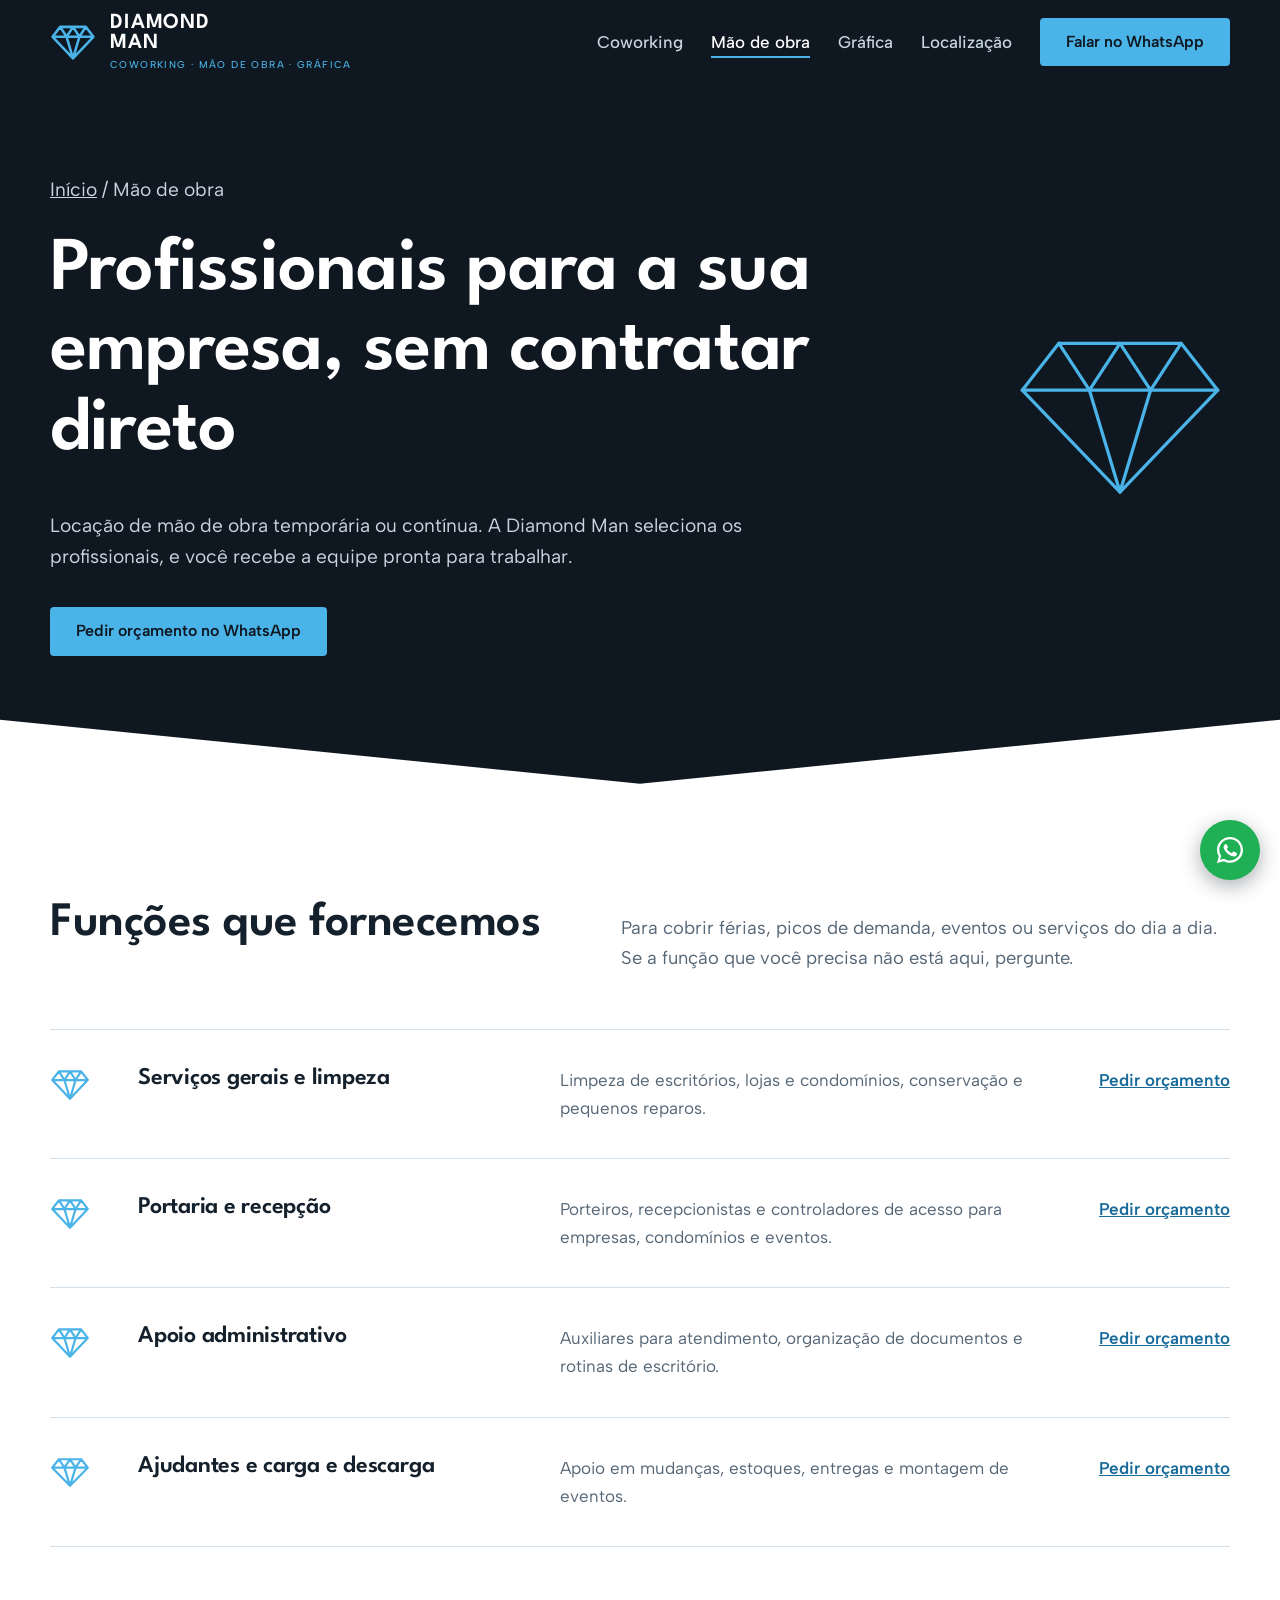
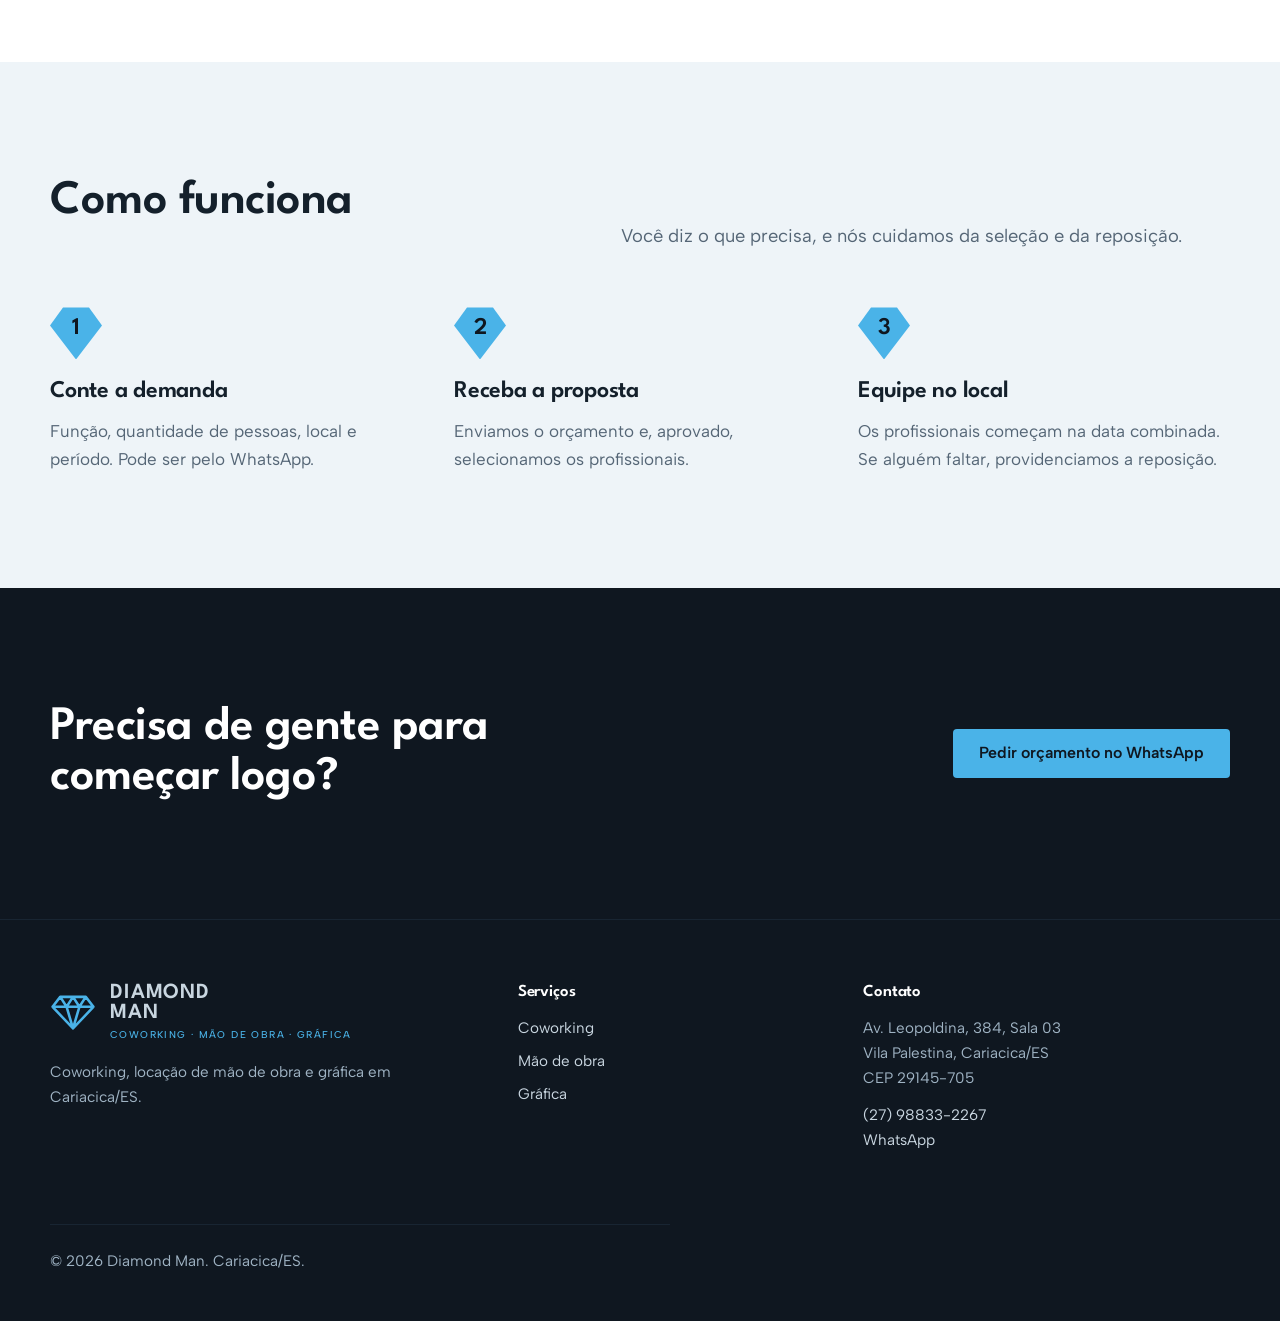
<file: mao-de-obra.html>
<!doctype html>
<html lang="pt-BR">
<head>
  <meta charset="utf-8">
  <meta name="viewport" content="width=device-width, initial-scale=1">
  <title>Locação de mão de obra em Cariacica/ES | Diamond Man</title>
  <meta name="description" content="Locação de mão de obra em Cariacica/ES: serviços gerais, limpeza, portaria, recepção, apoio administrativo e ajudantes.">
  <link rel="icon" href="assets/logo.svg" type="image/svg+xml">
  <link rel="preconnect" href="https://fonts.googleapis.com">
  <link rel="preconnect" href="https://fonts.gstatic.com" crossorigin>
  <link href="https://fonts.googleapis.com/css2?family=Albert+Sans:wght@400;500;600&family=League+Spartan:wght@500;600&display=swap" rel="stylesheet">
  <link rel="stylesheet" href="assets/styles.css">
</head>
<body>

<header class="site-header">
  <div class="container">
    <a class="brand" href="index.html" aria-label="Diamond Man, página inicial">
      <img src="assets/logo.svg" alt="">
      <span class="brand-name">DIAMOND<br>MAN<small>COWORKING · MÃO DE OBRA · GRÁFICA</small></span>
    </a>
    <button class="nav-toggle" aria-expanded="false" aria-controls="menu">
      <span class="sr-only">Abrir menu</span>
      <svg viewBox="0 0 24 24" fill="none" stroke="currentColor" stroke-width="2" stroke-linecap="round"><path d="M4 7h16M4 12h16M4 17h16"/></svg>
    </button>
    <nav class="site-nav" id="menu" aria-label="Principal">
      <a href="coworking.html">Coworking</a>
      <a href="mao-de-obra.html" aria-current="page">Mão de obra</a>
      <a href="grafica.html">Gráfica</a>
      <a href="index.html#localizacao">Localização</a>
      <a class="btn btn--primary" href="https://wa.me/5527988332267?text=Ol%C3%A1!%20Vim%20pelo%20site%20da%20Diamond%20Man." target="_blank" rel="noopener">Falar no WhatsApp</a>
    </nav>
  </div>
</header>

<main>
  <section class="hero hero--pagina">
    <div class="container">
      <div>
        <p class="migalha"><a href="index.html">Início</a> / Mão de obra</p>
        <h1>Profissionais para a sua empresa, sem contratar direto</h1>
        <p>Locação de mão de obra temporária ou contínua. A Diamond Man seleciona os profissionais, e você recebe a equipe pronta para trabalhar.</p>
        <div class="hero-acoes">
          <a class="btn btn--primary" href="https://wa.me/5527988332267?text=Ol%C3%A1!%20Preciso%20de%20um%20or%C3%A7amento%20de%20m%C3%A3o%20de%20obra." target="_blank" rel="noopener">Pedir orçamento no WhatsApp</a>
        </div>
      </div>
      <svg class="hero-diamante" viewBox="-4 -4 108 88" aria-hidden="true">
        <g>
          <path class="traco" pathLength="1" d="M20 5H80L98 28L50 78L2 28Z"/>
          <path class="traco" pathLength="1" d="M2 28H98"/>
          <path class="traco" pathLength="1" d="M20 5L35 28L50 5L65 28L80 5"/>
          <path class="traco" pathLength="1" d="M35 28L50 78L65 28"/>
        </g>
      </svg>
    </div>
  </section>

  <section class="section">
    <div class="container">
      <div class="intro">
        <h2>Funções que fornecemos</h2>
        <p>Para cobrir férias, picos de demanda, eventos ou serviços do dia a dia. Se a função que você precisa não está aqui, pergunte.</p>
      </div>
      <!-- PROVISÓRIO: confirmar com o cliente as funções oferecidas -->
      <ul class="servicos provisorio">
        <li class="servico">
          <img src="assets/logo.svg" alt="">
          <h3>Serviços gerais e limpeza</h3>
          <p>Limpeza de escritórios, lojas e condomínios, conservação e pequenos reparos.</p>
          <a class="link-wa" href="https://wa.me/5527988332267?text=Ol%C3%A1!%20Preciso%20de%20profissionais%20de%20servi%C3%A7os%20gerais%20e%20limpeza." target="_blank" rel="noopener">Pedir orçamento</a>
        </li>
        <li class="servico">
          <img src="assets/logo.svg" alt="">
          <h3>Portaria e recepção</h3>
          <p>Porteiros, recepcionistas e controladores de acesso para empresas, condomínios e eventos.</p>
          <a class="link-wa" href="https://wa.me/5527988332267?text=Ol%C3%A1!%20Preciso%20de%20profissionais%20de%20portaria%20e%20recep%C3%A7%C3%A3o." target="_blank" rel="noopener">Pedir orçamento</a>
        </li>
        <li class="servico">
          <img src="assets/logo.svg" alt="">
          <h3>Apoio administrativo</h3>
          <p>Auxiliares para atendimento, organização de documentos e rotinas de escritório.</p>
          <a class="link-wa" href="https://wa.me/5527988332267?text=Ol%C3%A1!%20Preciso%20de%20profissionais%20de%20apoio%20administrativo." target="_blank" rel="noopener">Pedir orçamento</a>
        </li>
        <li class="servico">
          <img src="assets/logo.svg" alt="">
          <h3>Ajudantes e carga e descarga</h3>
          <p>Apoio em mudanças, estoques, entregas e montagem de eventos.</p>
          <a class="link-wa" href="https://wa.me/5527988332267?text=Ol%C3%A1!%20Preciso%20de%20ajudantes%20para%20carga%20e%20descarga." target="_blank" rel="noopener">Pedir orçamento</a>
        </li>
      </ul>
    </div>
  </section>

  <section class="section section--gelo">
    <div class="container">
      <div class="intro">
        <h2>Como funciona</h2>
        <p>Você diz o que precisa, e nós cuidamos da seleção e da reposição.</p>
      </div>
      <!-- PROVISÓRIO: confirmar o processo com o cliente -->
      <ol class="passos provisorio">
        <li><h3>Conte a demanda</h3><p>Função, quantidade de pessoas, local e período. Pode ser pelo WhatsApp.</p></li>
        <li><h3>Receba a proposta</h3><p>Enviamos o orçamento e, aprovado, selecionamos os profissionais.</p></li>
        <li><h3>Equipe no local</h3><p>Os profissionais começam na data combinada. Se alguém faltar, providenciamos a reposição.</p></li>
      </ol>
    </div>
  </section>

  <section class="section section--escura">
    <div class="container cta">
      <h2>Precisa de gente para começar logo?</h2>
      <a class="btn btn--primary" href="https://wa.me/5527988332267?text=Ol%C3%A1!%20Preciso%20de%20um%20or%C3%A7amento%20de%20m%C3%A3o%20de%20obra." target="_blank" rel="noopener">Pedir orçamento no WhatsApp</a>
    </div>
  </section>
</main>

<footer class="site-footer">
  <div class="container">
    <div>
      <a class="brand" href="index.html" aria-label="Diamond Man, página inicial">
        <img src="assets/logo.svg" alt="">
        <span class="brand-name">DIAMOND<br>MAN<small>COWORKING · MÃO DE OBRA · GRÁFICA</small></span>
      </a>
      <p style="margin-top:20px">Coworking, locação de mão de obra e gráfica em Cariacica/ES.</p>
    </div>
    <div>
      <h3>Serviços</h3>
      <ul>
        <li><a href="coworking.html">Coworking</a></li>
        <li><a href="mao-de-obra.html">Mão de obra</a></li>
        <li><a href="grafica.html">Gráfica</a></li>
      </ul>
    </div>
    <div>
      <h3>Contato</h3>
      <address>Av. Leopoldina, 384, Sala 03<br>Vila Palestina, Cariacica/ES<br>CEP 29145-705</address>
      <p style="margin-top:12px"><a href="tel:+5527988332267">(27) 98833-2267</a><br>
      <a href="https://wa.me/5527988332267" target="_blank" rel="noopener">WhatsApp</a></p>
    </div>
    <p class="rodape-fim">© 2026 Diamond Man. Cariacica/ES.</p>
  </div>
</footer>

<a class="wa-float" href="https://wa.me/5527988332267?text=Ol%C3%A1!%20Preciso%20de%20um%20or%C3%A7amento%20de%20m%C3%A3o%20de%20obra." target="_blank" rel="noopener" aria-label="Falar no WhatsApp">
  <svg viewBox="0 0 32 32" aria-hidden="true"><path d="M16 3C8.8 3 3 8.7 3 15.8c0 2.3.6 4.5 1.8 6.4L3 29l7-1.8c1.8 1 3.9 1.5 6 1.5 7.2 0 13-5.7 13-12.8S23.2 3 16 3zm0 23.4c-1.9 0-3.8-.5-5.4-1.5l-.4-.2-4.1 1.1 1.1-4-.3-.4a10.5 10.5 0 0 1-1.6-5.6C5.3 10 10.1 5.3 16 5.3S26.7 10 26.7 15.8 21.9 26.4 16 26.4zm5.9-7.9c-.3-.2-1.9-.9-2.2-1s-.5-.2-.7.2-.8 1-1 1.2-.4.2-.7.1a8.7 8.7 0 0 1-4.3-3.7c-.3-.6.3-.5.9-1.7.1-.2 0-.4 0-.5l-1-2.4c-.3-.6-.5-.5-.7-.5h-.6a1.2 1.2 0 0 0-.9.4 3.7 3.7 0 0 0-1.1 2.7 6.5 6.5 0 0 0 1.4 3.4 14.6 14.6 0 0 0 5.6 4.9c2.1.9 2.9 1 3.9.8.6-.1 1.9-.8 2.2-1.5s.3-1.3.2-1.5-.3-.2-.6-.4z"/></svg>
</a>

<script src="assets/main.js"></script>
</body>
</html>
</file>
<file: assets/styles.css>
:root {
  --marinho: #0F1720;
  --marinho-2: #182532;
  --diamante: #4AB3E8;
  --diamante-texto: #176A99; /* azul com contraste AA sobre fundo claro */
  --gelo: #EEF4F8;
  --branco: #FFFFFF;
  --tinta: #14202B;
  --cinza: #556676;
  --linha: #D4E1EA;
  --whats: #1FAF54;

  --f-titulo: "League Spartan", "Segoe UI", sans-serif;
  --f-texto: "Albert Sans", "Segoe UI", sans-serif;
  --largura: 1180px;
  --corte: clamp(28px, 5vw, 64px); /* profundidade do corte em V das facetas */
}

*, *::before, *::after { box-sizing: border-box; }
html { scroll-behavior: smooth; }
body {
  margin: 0; background: var(--branco); color: var(--tinta);
  font: 400 1.0625rem/1.65 var(--f-texto);
  -webkit-font-smoothing: antialiased;
}
img, svg, iframe { display: block; max-width: 100%; }
a { color: var(--diamante-texto); }
:focus-visible { outline: 3px solid var(--diamante); outline-offset: 3px; border-radius: 2px; }
h1, h2, h3 { font-family: var(--f-titulo); line-height: 1.05; margin: 0 0 .5em; letter-spacing: -0.01em; }
h1 { font-size: clamp(2.6rem, 6.4vw, 4.75rem); font-weight: 600; }
h2 { font-size: clamp(2rem, 4vw, 3rem); font-weight: 600; }
h3 { font-size: 1.5rem; font-weight: 600; }
p { margin: 0 0 1em; max-width: 62ch; }

.container { width: min(100% - 32px, var(--largura)); margin-inline: auto; }
.sr-only { position: absolute; width: 1px; height: 1px; overflow: hidden; clip: rect(0 0 0 0); white-space: nowrap; }

/* ---------- Botões ---------- */
.btn {
  display: inline-flex; align-items: center; gap: .6em;
  padding: .9em 1.5em; border: 2px solid transparent; border-radius: 4px;
  font: 600 1rem/1 var(--f-texto); text-decoration: none; cursor: pointer;
  transition: background-color .15s, color .15s, border-color .15s;
}
.btn svg { width: 1.2em; height: 1.2em; flex: none; }
.btn--primary { background: var(--diamante); color: var(--marinho); }
.btn--primary:hover { background: #7CCAF0; }
.btn--ghost { border-color: currentColor; color: var(--branco); }
.btn--ghost:hover { background: rgba(255,255,255,.08); }
.btn--dark { background: var(--marinho); color: var(--branco); }
.btn--dark:hover { background: var(--marinho-2); }

/* ---------- Cabeçalho ---------- */
.site-header { background: var(--marinho); color: var(--branco); position: relative; z-index: 10; }
.site-header .container { display: flex; align-items: center; justify-content: space-between; gap: 24px; min-height: 84px; }
.brand { display: flex; align-items: center; gap: 14px; color: var(--branco); text-decoration: none; }
.brand img { width: 46px; height: auto; }
.brand-name { font: 600 1.35rem/0.92 var(--f-titulo); letter-spacing: .04em; }
.brand-name small { display: block; font: 500 .62rem/1 var(--f-texto); letter-spacing: .14em; color: var(--diamante); margin-top: 6px; }
@media (max-width: 420px) { .brand-name small { font-size: .55rem; letter-spacing: .06em; white-space: nowrap; } }
.site-nav { display: flex; align-items: center; gap: 28px; }
.site-nav a:not(.btn) { color: #C9D6E0; text-decoration: none; font-weight: 500; }
.site-nav a:not(.btn):hover, .site-nav a[aria-current="page"] { color: var(--branco); }
.site-nav a[aria-current="page"] { box-shadow: 0 2px 0 var(--diamante); }
.nav-toggle { display: none; background: none; border: 0; color: var(--branco); padding: 8px; cursor: pointer; }
.nav-toggle svg { width: 28px; height: 28px; }

@media (max-width: 900px) {
  .nav-toggle { display: block; }
  .site-nav {
    display: none; position: absolute; inset: 84px 0 auto; flex-direction: column; align-items: stretch;
    gap: 0; padding: 8px 16px 24px; background: var(--marinho); border-top: 1px solid var(--marinho-2);
  }
  .nav-open .site-nav { display: flex; }
  .site-nav a:not(.btn) { padding: 14px 0; border-bottom: 1px solid var(--marinho-2); }
  .site-nav .btn { margin-top: 16px; justify-content: center; }
}

/* ---------- Hero facetado ---------- */
.hero {
  background: var(--marinho); color: var(--branco);
  padding: clamp(40px, 7vw, 96px) 0 calc(var(--corte) + clamp(56px, 8vw, 112px));
  clip-path: polygon(0 0, 100% 0, 100% calc(100% - var(--corte)), 50% 100%, 0 calc(100% - var(--corte)));
  position: relative; overflow: hidden;
}
.hero .container { display: grid; grid-template-columns: 1.15fr .85fr; gap: 48px; align-items: center; }
.hero p { color: #C9D6E0; font-size: 1.2rem; }
.hero-local { color: var(--diamante); font-weight: 500; margin-bottom: 1.2em; }
.hero-acoes { display: flex; flex-wrap: wrap; gap: 14px; margin-top: 2em; }
.hero-diamante { width: 100%; max-width: 440px; justify-self: end; }
.hero-diamante path { stroke: var(--diamante); stroke-width: 1.6; fill: none; stroke-linejoin: round; stroke-linecap: round; }
.hero-diamante .grade { stroke: rgba(74,179,232,.16); stroke-width: .4; }
@media (prefers-reduced-motion: no-preference) {
  .hero-diamante .traco { stroke-dasharray: 1; stroke-dashoffset: 1; animation: lapidar 1.6s cubic-bezier(.6,0,.2,1) forwards; }
  .hero-diamante .traco:nth-child(2) { animation-delay: .5s; }
  .hero-diamante .traco:nth-child(3) { animation-delay: .9s; }
  .hero-diamante .traco:nth-child(4) { animation-delay: 1.2s; }
}
@keyframes lapidar { to { stroke-dashoffset: 0; } }

.hero--pagina { padding-bottom: calc(var(--corte) + 64px); }
.hero--pagina .container { grid-template-columns: 1fr auto; }
.hero--pagina .hero-diamante { max-width: 220px; }
.migalha { font-size: .95rem; color: #9FB3C3; margin-bottom: 1.4em; }
.migalha a { color: #C9D6E0; }

@media (max-width: 800px) {
  .hero .container, .hero--pagina .container { grid-template-columns: 1fr; }
  .hero-diamante { max-width: 150px; justify-self: start; order: -1; margin-bottom: -16px; }
  .hero--pagina .hero-diamante { display: none; }
}

/* ---------- Seções ---------- */
.section { padding: clamp(64px, 9vw, 120px) 0; }
.section--gelo { background: var(--gelo); }
.section--escura { background: var(--marinho); color: var(--branco); }
.section--escura p { color: #C9D6E0; }
.intro { display: grid; grid-template-columns: 1fr 1.2fr; gap: 24px 64px; align-items: end; margin-bottom: 56px; }
.intro p { color: var(--cinza); font-size: 1.15rem; margin: 0; }
.section--escura .intro p { color: #C9D6E0; }
@media (max-width: 800px) { .intro { grid-template-columns: 1fr; margin-bottom: 40px; } }

/* Lista de serviços em linhas, separadas por facetas */
.servicos { list-style: none; margin: 0; padding: 0; }
.servico {
  display: grid; grid-template-columns: 56px minmax(0, 1fr) minmax(0, 1.3fr) auto; gap: 16px 32px; align-items: start;
  padding: 36px 0; border-top: 1px solid var(--linha);
}
.servico:last-child { border-bottom: 1px solid var(--linha); }
.servico img { width: 40px; margin-top: 2px; }
.servico h3 { margin: 0; }
.servico p { margin: 0; color: var(--cinza); }
.servico ul { margin: 12px 0 0; padding-left: 1.1em; color: var(--cinza); }
.servico .link-wa { white-space: nowrap; font-weight: 600; }
@media (max-width: 900px) {
  .servico { grid-template-columns: 40px 1fr; }
  .servico img { width: 32px; }
  .servico > :nth-child(n+3) { grid-column: 2; }
}

/* Diferenciais */
.diferenciais { display: grid; grid-template-columns: repeat(4, 1fr); gap: 40px 32px; }
.diferenciais h3 { font-size: 1.25rem; }
.diferenciais p { color: var(--cinza); margin: 0; }
.diferencial { border-left: 3px solid var(--diamante); padding-left: 20px; }
@media (max-width: 900px) { .diferenciais { grid-template-columns: 1fr 1fr; } }
@media (max-width: 520px) { .diferenciais { grid-template-columns: 1fr; } }

/* Fotos (placeholders até o cliente enviar) */
.fotos { display: grid; grid-template-columns: 2fr 1fr 1fr; gap: 16px; }
.foto {
  margin: 0; aspect-ratio: 4 / 3; background: var(--gelo) repeating-linear-gradient(135deg, transparent 0 14px, rgba(74,179,232,.12) 14px 15px);
  display: grid; place-items: center; color: var(--cinza); font-size: .95rem; text-align: center; padding: 16px;
}
.foto:first-child { grid-row: span 2; aspect-ratio: auto; }
.foto img { width: 100%; height: 100%; object-fit: cover; }
@media (max-width: 700px) { .fotos { grid-template-columns: 1fr 1fr; } .foto:first-child { grid-column: span 2; grid-row: auto; aspect-ratio: 16 / 10; } }

/* Painéis "também fazemos" com canto facetado */
.paineis { display: grid; grid-template-columns: 1fr 1fr; gap: 24px; }
.painel {
  background: var(--marinho-2); padding: 48px 40px 44px; color: var(--branco);
  clip-path: polygon(0 0, calc(100% - 48px) 0, 100% 48px, 100% 100%, 0 100%);
  display: flex; flex-direction: column; align-items: flex-start;
}
.painel p { color: #C9D6E0; }
.painel .btn { margin-top: auto; }
.painel ul { color: #C9D6E0; padding-left: 1.1em; margin: 0 0 28px; }
@media (max-width: 800px) { .paineis { grid-template-columns: 1fr; } .painel { padding: 40px 24px 32px; } }

/* Passos (só onde há sequência real) */
.passos { list-style: none; padding: 0; margin: 0; display: grid; grid-template-columns: repeat(3, 1fr); gap: 32px; counter-reset: passo; }
.passos li { counter-increment: passo; }
.passos li::before {
  content: counter(passo); display: grid; place-items: center; width: 52px; height: 52px; margin-bottom: 20px; padding-bottom: 10px;
  font: 600 1.5rem/1 var(--f-titulo); color: var(--marinho); background: var(--diamante);
  clip-path: polygon(25% 0, 75% 0, 100% 35%, 50% 100%, 0 35%);
}
.passos p { color: var(--cinza); margin: 0; }
@media (max-width: 800px) { .passos { grid-template-columns: 1fr; } }

/* Perguntas frequentes */
.faq { max-width: 820px; }
.faq details { border-top: 1px solid var(--linha); }
.faq details:last-child { border-bottom: 1px solid var(--linha); }
.faq summary {
  cursor: pointer; list-style: none; padding: 22px 40px 22px 0; position: relative;
  font: 600 1.2rem/1.3 var(--f-titulo);
}
.faq summary::-webkit-details-marker { display: none; }
.faq summary::after { content: "+"; position: absolute; right: 4px; top: 18px; font-size: 1.6rem; color: var(--diamante-texto); transition: transform .2s; }
.faq details[open] summary::after { transform: rotate(45deg); }
.faq details p { color: var(--cinza); padding-bottom: 12px; }

/* Localização e contato */
.local { display: grid; grid-template-columns: 1fr 1.1fr; gap: 48px; align-items: start; }
.local iframe { width: 100%; aspect-ratio: 4 / 3; border: 0; background: var(--gelo); }
.local address { font-style: normal; font-size: 1.15rem; margin-bottom: 1.5em; }
.local dl { margin: 0 0 28px; }
.local dt { font-weight: 600; margin-top: 16px; }
.local dd { margin: 0; color: var(--cinza); }
@media (max-width: 900px) { .local { grid-template-columns: 1fr; } }

.form { display: grid; gap: 18px; max-width: 640px; }
.form label { display: grid; gap: 6px; font-weight: 600; font-size: .95rem; }
.form input, .form select, .form textarea {
  font: inherit; padding: 12px 14px; border: 1.5px solid #3A4C5C; border-radius: 4px;
  background: var(--marinho-2); color: var(--branco);
}
.form input:focus, .form select:focus, .form textarea:focus { border-color: var(--diamante); outline: none; box-shadow: 0 0 0 3px rgba(74,179,232,.35); }
.form .btn { justify-self: start; }
.form-nota { font-size: .9rem; color: #9FB3C3; margin: 0; }
.contato { display: grid; grid-template-columns: 1fr 1.2fr; gap: 48px; }
@media (max-width: 900px) { .contato { grid-template-columns: 1fr; } }

/* CTA final */
.cta { text-align: left; display: flex; flex-wrap: wrap; align-items: center; justify-content: space-between; gap: 24px 48px; }
.cta h2 { margin: 0; max-width: 18ch; }

/* ---------- Rodapé ---------- */
.site-footer { background: var(--marinho); color: #9FB3C3; padding: 64px 0 32px; font-size: .95rem; border-top: 1px solid var(--marinho-2); }
.site-footer .container { display: grid; grid-template-columns: 1.4fr 1fr 1.2fr; gap: 40px; }
.site-footer h3 { color: var(--branco); font-size: 1.05rem; margin-bottom: 14px; }
.site-footer ul { list-style: none; margin: 0; padding: 0; display: grid; gap: 8px; }
.site-footer a { color: #C9D6E0; text-decoration: none; }
.site-footer a:hover { color: var(--branco); text-decoration: underline; }
.site-footer address { font-style: normal; }
.rodape-fim { grid-column: 1 / -1; border-top: 1px solid var(--marinho-2); padding-top: 24px; margin-top: 16px; }
@media (max-width: 800px) { .site-footer .container { grid-template-columns: 1fr; } }

/* Botão flutuante do WhatsApp */
.wa-float {
  position: fixed; right: 20px; bottom: 20px; z-index: 50; width: 60px; height: 60px; border-radius: 50%;
  background: var(--whats); display: grid; place-items: center; box-shadow: 0 6px 20px rgba(15,23,32,.35);
}
.wa-float svg { width: 32px; height: 32px; fill: #fff; }
.wa-float:hover { background: #1B9A4A; }

/* Conteúdo provisório: visível só com ?revisao na URL */
.revisao .provisorio { outline: 2px dashed #F5A524; outline-offset: 4px; }

@media (prefers-reduced-motion: reduce) { html { scroll-behavior: auto; } }
</file>
